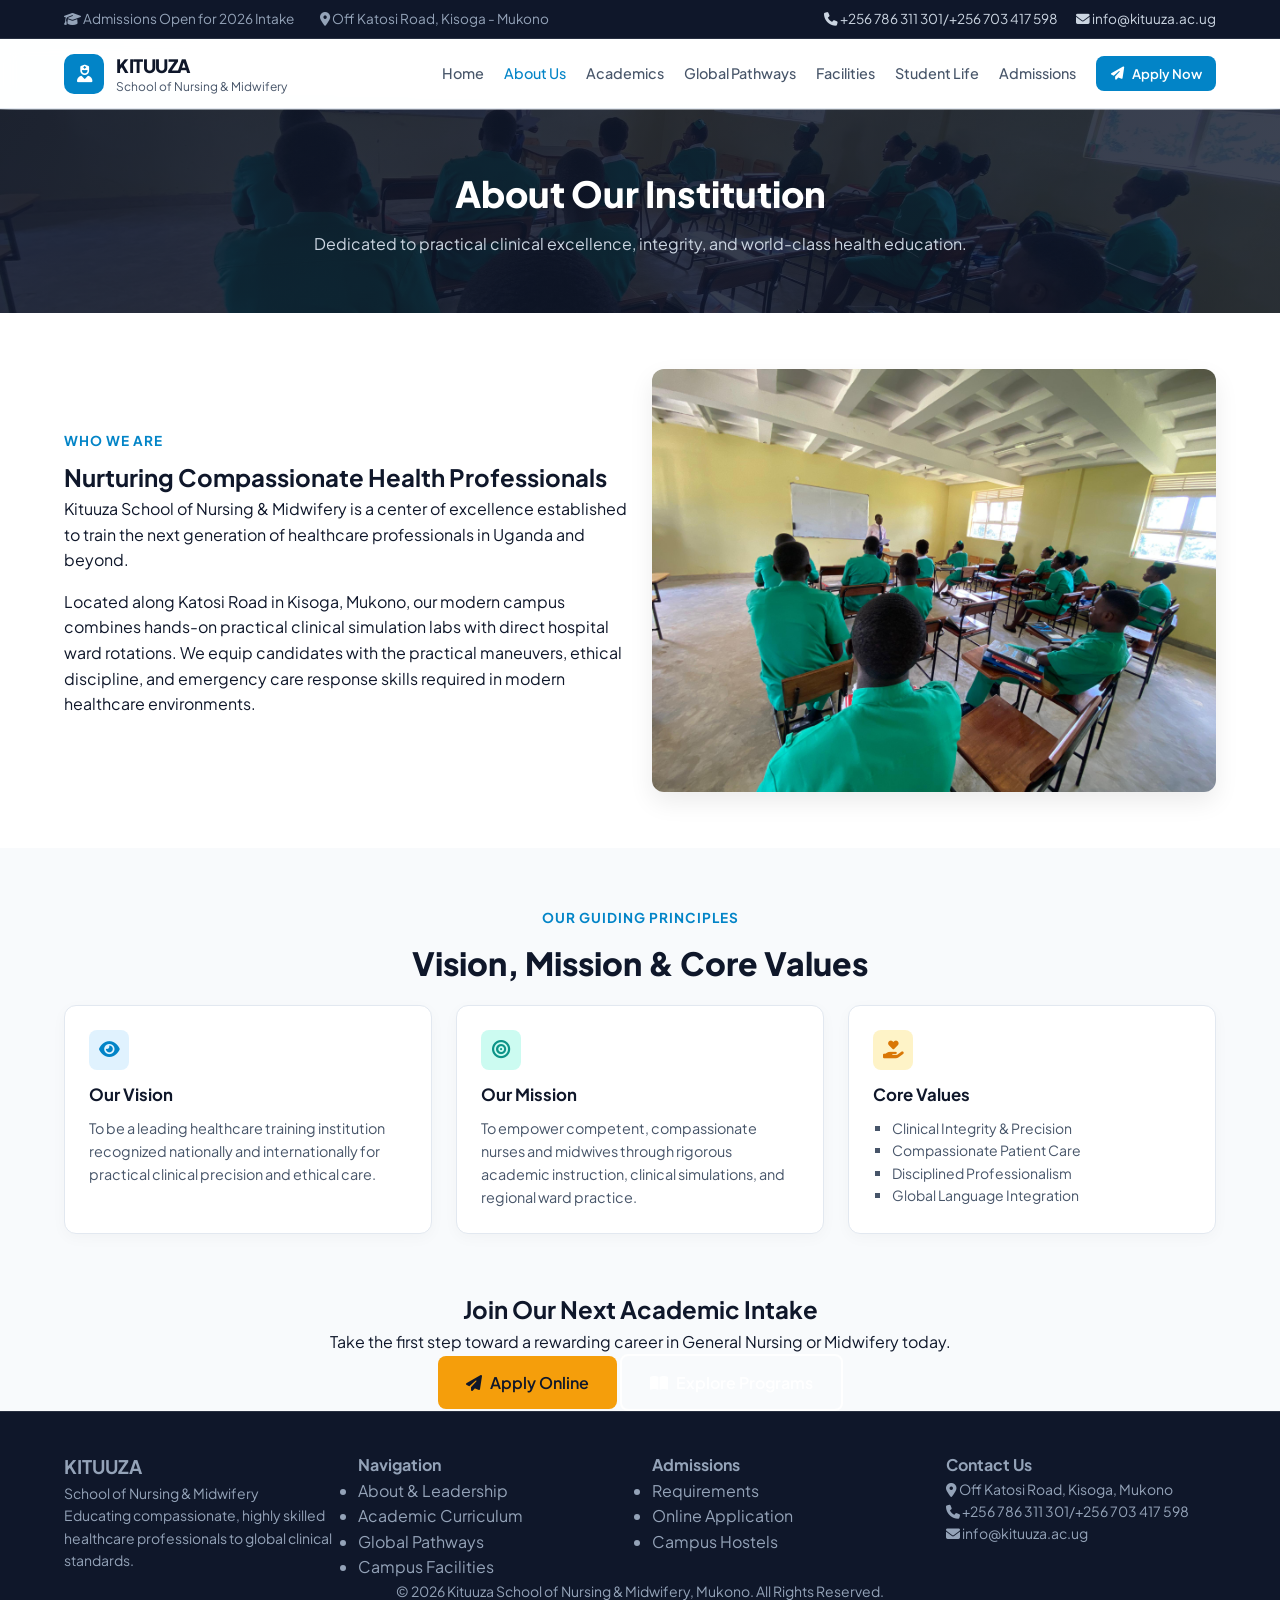
<file: about.html>
<!DOCTYPE html>
<html lang="en">
<head>
    <meta charset="UTF-8">
    <meta name="viewport" content="width=device-width, initial-scale=1.0">
    <title>About Us | Kituuza School of Nursing & Midwifery</title>
    
    <!-- Google Fonts & FontAwesome Icons -->
    <link href="https://fonts.googleapis.com/css2?family=Plus+Jakarta+Sans:wght@300;400;500;600;700;800&display=swap" rel="stylesheet">
    <link rel="stylesheet" href="https://cdnjs.cloudflare.com/ajax/libs/font-awesome/6.4.0/css/all.min.css">
    
    <!-- Stylesheet -->
    <link rel="stylesheet" href="css/style.css">

    <style>
        /* Mobile Navigation Layout Overrides */
        @media screen and (max-width: 768px) {
            header.navbar {
                position: relative !important;
                z-index: 99999 !important;
            }

            .menu-toggle {
                display: block !important;
                background: transparent !important;
                border: none !important;
                font-size: 1.6rem !important;
                color: #0284c7 !important;
                cursor: pointer !important;
                padding: 0.5rem !important;
            }

            .nav-menu {
                display: none;
                position: absolute !important;
                top: 100% !important;
                left: 0 !important;
                width: 100% !important;
                background: #ffffff !important;
                flex-direction: column !important;
                padding: 1rem 1.5rem !important;
                box-shadow: 0 10px 20px rgba(0,0,0,0.15) !important;
                z-index: 99999 !important;
                border-top: 1px solid #e2e8f0 !important;
            }

            .nav-menu.show-mobile-menu {
                display: flex !important;
            }

            .nav-menu .nav-link {
                display: block !important;
                padding: 0.75rem 0 !important;
                width: 100% !important;
                color: #1e293b !important;
                border-bottom: 1px solid #f1f5f9 !important;
                font-weight: 600 !important;
                text-decoration: none !important;
            }

            .nav-menu .btn {
                display: block !important;
                width: 100% !important;
                text-align: center !important;
                margin-top: 0.75rem !important;
            }
        }
    </style>
</head>
<body>

    <!-- Top Info Bar -->
    <div class="top-bar">
        <div class="container flex-between">
            <div class="top-info">
                <span><i class="fa-solid fa-graduation-cap text-accent"></i> Admissions Open for 2026 Intake</span>
                <span class="desktop-only" style="margin-left: 1.5rem;"><i class="fa-solid fa-location-dot"></i> Off Katosi Road, Kisoga - Mukono</span>
            </div>
            <div class="top-contact">
                <a href="tel:+256700000000"><i class="fa-solid fa-phone"></i> +256 786 311 301/+256 703 417 598</a>
                <a href="mailto:info@kituuza.ac.ug"><i class="fa-solid fa-envelope"></i> info@kituuza.ac.ug</a>
            </div>
        </div>
    </div>

    <!-- Navigation Header -->
    <header class="navbar" id="navbar">
        <div class="container flex-between">
            <a href="index.html" class="brand">
                <div class="brand-logo"><i class="fa-solid fa-user-nurse"></i></div>
                <div class="brand-text">
                    <span class="title">KITUUZA</span>
                    <span class="subtitle">School of Nursing & Midwifery</span>
                </div>
            </a>
            
            <nav class="nav-menu" id="nav-menu">
                <a href="index.html" class="nav-link">Home</a>
                <a href="about.html" class="nav-link active">About Us</a>
                <a href="academics.html" class="nav-link">Academics</a>
                <a href="global-standards.html" class="nav-link">Global Pathways</a>
                <a href="facilities.html" class="nav-link">Facilities</a>
                <a href="student-life.html" class="nav-link">Student Life</a>
                <a href="admissions.html" class="nav-link">Admissions</a>
                <a href="admissions.html#apply" class="btn btn-primary btn-sm"><i class="fa-solid fa-paper-plane"></i> Apply Now</a>
            </nav>

            <button class="menu-toggle" id="menu-toggle" aria-label="Toggle Navigation">
                <i class="fa-solid fa-bars" id="menu-icon"></i>
            </button>
        </div>
    </header>

    <!-- Page Header Banner -->
    <div class="page-banner">
        <div class="container">
            <h1>About Our Institution</h1>
            <p>Dedicated to practical clinical excellence, integrity, and world-class health education.</p>
        </div>
    </div>

    <!-- Overview Section -->
    <section class="section bg-white">
        <div class="container">
            <div class="grid grid-2 align-center gap-8">
                <div>
                    <span class="section-tag">WHO WE ARE</span>
                    <h2>Nurturing Compassionate Health Professionals</h2>
                    <p class="mb-4">Kituuza School of Nursing & Midwifery is a center of excellence established to train the next generation of healthcare professionals in Uganda and beyond.</p>
                    <p class="mb-4">Located along Katosi Road in Kisoga, Mukono, our modern campus combines hands-on practical clinical simulation labs with direct hospital ward rotations. We equip candidates with the practical maneuvers, ethical discipline, and emergency care response skills required in modern healthcare environments.</p>
                </div>
                <div>
                    <img src="images/inclass.jpg" alt="Kituuza Classroom Training" style="border-radius: var(--radius); box-shadow: var(--shadow-md);">
                </div>
            </div>
        </div>
    </section>

    <!-- Core Pillars / Values -->
    <section class="section bg-light">
        <div class="container">
            <div class="section-header text-center">
                <span class="section-tag">OUR GUIDING PRINCIPLES</span>
                <h2>Vision, Mission & Core Values</h2>
            </div>

            <div class="grid grid-3 gap-8 mt-6">
                <div class="card">
                    <div class="card-icon"><i class="fa-solid fa-eye"></i></div>
                    <h4>Our Vision</h4>
                    <p style="color: var(--slate); font-size: 0.9rem;">To be a leading healthcare training institution recognized nationally and internationally for practical clinical precision and ethical care.</p>
                </div>

                <div class="card">
                    <div class="card-icon" style="background: #ccfbf1; color: #0d9488;"><i class="fa-solid fa-bullseye"></i></div>
                    <h4>Our Mission</h4>
                    <p style="color: var(--slate); font-size: 0.9rem;">To empower competent, compassionate nurses and midwives through rigorous academic instruction, clinical simulations, and regional ward practice.</p>
                </div>

                <div class="card">
                    <div class="card-icon" style="background: #fef3c7; color: #d97706;"><i class="fa-solid fa-hand-holding-heart"></i></div>
                    <h4>Core Values</h4>
                    <ul style="margin-left: 1.2rem; font-size: 0.875rem;">
                        <li>Clinical Integrity & Precision</li>
                        <li>Compassionate Patient Care</li>
                        <li>Disciplined Professionalism</li>
                        <li>Global Language Integration</li>
                    </ul>
                </div>
            </div>
        </div>
    </section>

    <!-- Call to Action Banner -->
    <section class="cta-banner">
        <div class="container text-center">
            <h2>Join Our Next Academic Intake</h2>
            <p>Take the first step toward a rewarding career in General Nursing or Midwifery today.</p>
            <div class="cta-buttons">
                <a href="admissions.html#apply" class="btn btn-accent btn-lg"><i class="fa-solid fa-paper-plane"></i> Apply Online</a>
                <a href="academics.html" class="btn btn-outline-light btn-lg"><i class="fa-solid fa-book-open"></i> Explore Programs</a>
            </div>
        </div>
    </section>

    <!-- Footer -->
    <footer class="footer">
        <div class="container">
            <div class="grid grid-4 gap-8">
                <div>
                    <h3 class="footer-title">KITUUZA</h3>
                    <p class="footer-sub">School of Nursing & Midwifery</p>
                    <p class="footer-text">Educating compassionate, highly skilled healthcare professionals to global clinical standards.</p>
                </div>
                <div>
                    <h4>Navigation</h4>
                    <ul class="footer-links">
                        <li><a href="about.html">About & Leadership</a></li>
                        <li><a href="academics.html">Academic Curriculum</a></li>
                        <li><a href="global-standards.html">Global Pathways</a></li>
                        <li><a href="facilities.html">Campus Facilities</a></li>
                    </ul>
                </div>
                <div>
                    <h4>Admissions</h4>
                    <ul class="footer-links">
                        <li><a href="admissions.html">Requirements</a></li>
                        <li><a href="admissions.html#apply">Online Application</a></li>
                        <li><a href="student-life.html">Campus Hostels</a></li>
                    </ul>
                </div>
                <div>
                    <h4>Contact Us</h4>
                    <p class="footer-contact-info">
                        <i class="fa-solid fa-location-dot"></i> Off Katosi Road, Kisoga, Mukono<br>
                        <i class="fa-solid fa-phone"></i> +256 786 311 301/+256 703 417 598<br>
                        <i class="fa-solid fa-envelope"></i> info@kituuza.ac.ug
                    </p>
                </div>
            </div>
            <div class="footer-bottom text-center">
                <p>&copy; 2026 Kituuza School of Nursing & Midwifery, Mukono. All Rights Reserved.</p>
            </div>
        </div>
    </footer>

    <script>
        window.addEventListener('DOMContentLoaded', function() {
            var btn = document.getElementById('menu-toggle');
            var menu = document.getElementById('nav-menu');
            var icon = document.getElementById('menu-icon');

            if (btn && menu) {
                btn.addEventListener('click', function(e) {
                    e.preventDefault();
                    menu.classList.toggle('show-mobile-menu');

                    if (icon) {
                        if (menu.classList.contains('show-mobile-menu')) {
                            icon.className = 'fa-solid fa-xmark';
                        } else {
                            icon.className = 'fa-solid fa-bars';
                        }
                    }
                });
            }
        });
    </script>
</body>
</html>
</file>
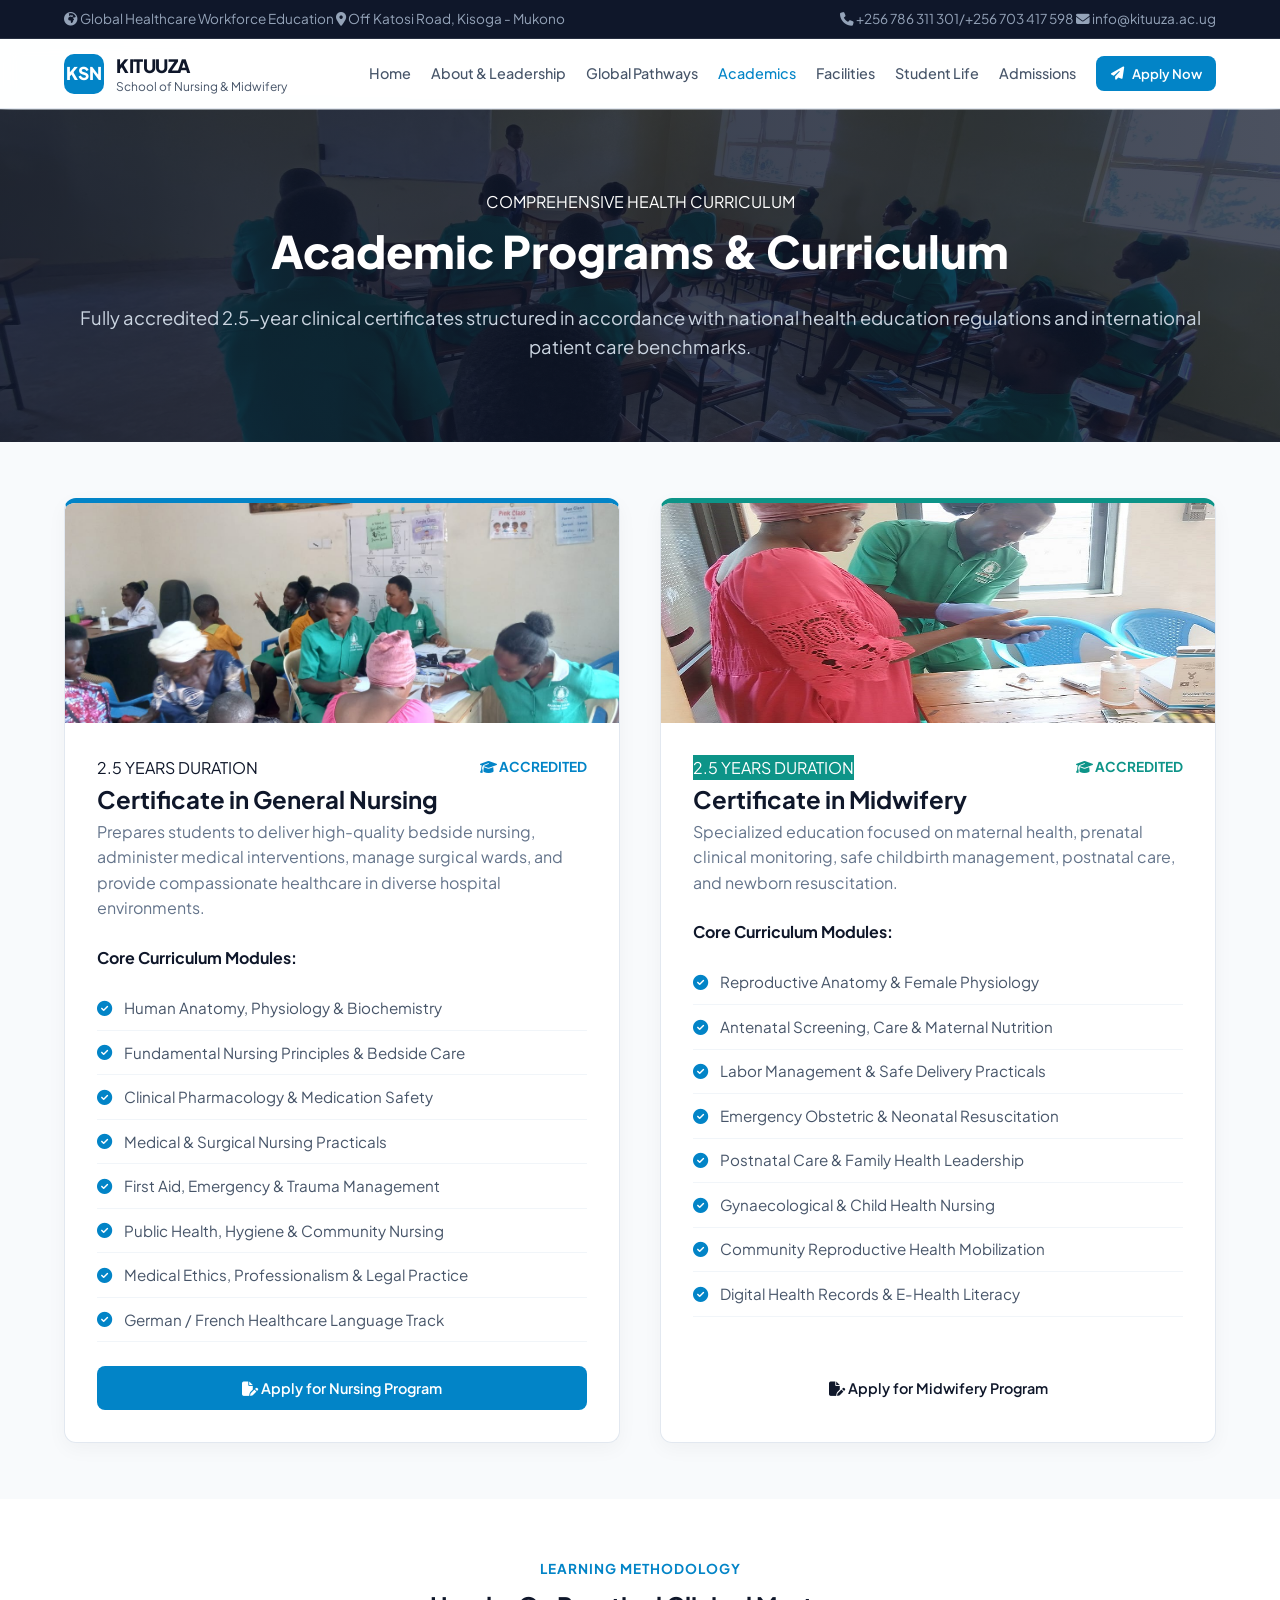
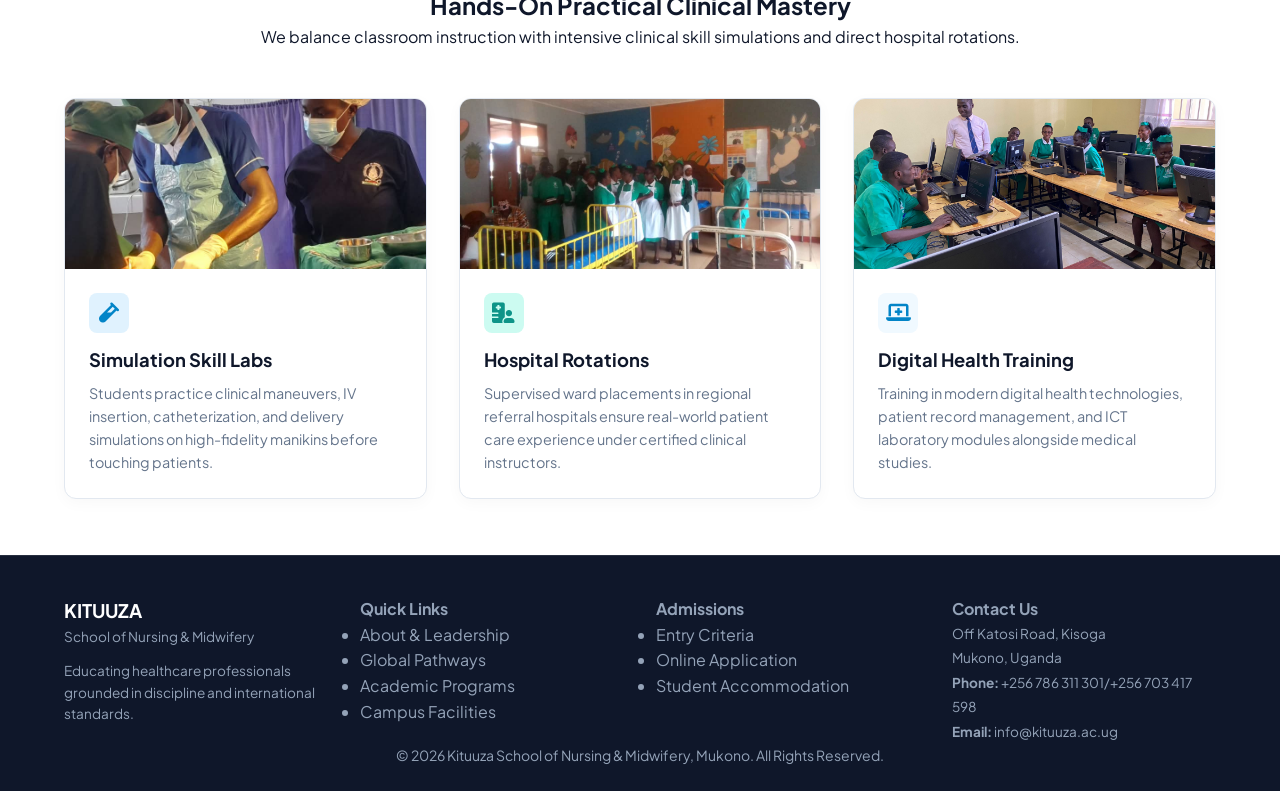
<file: academics.html>
<!DOCTYPE html>
<html lang="en">
<head>
    <meta charset="UTF-8">
    <meta name="viewport" content="width=device-width, initial-scale=1.0">
    <title>Academics & Programs | Kituuza School of Nursing & Midwifery</title>
    <link href="https://fonts.googleapis.com/css2?family=Plus+Jakarta+Sans:wght@300;400;500;600;700;800&display=swap" rel="stylesheet">
    <link rel="stylesheet" href="https://cdnjs.cloudflare.com/ajax/libs/font-awesome/6.4.0/css/all.min.css">
    <link rel="stylesheet" href="css/style.css">
    <style>
        .curriculum-card {
            background: #fff;
            border-radius: 12px;
            border: 1px solid #e2e8f0;
            overflow: hidden;
            box-shadow: 0 6px 20px rgba(0,0,0,0.04);
            display: flex;
            flex-direction: column;
        }

        .program-img-banner {
            width: 100%;
            height: 220px;
            object-fit: cover;
            display: block;
        }

        .program-card-body {
            padding: 2rem;
            flex: 1;
            display: flex;
            flex-direction: column;
            justify-content: space-between;
        }

        .curriculum-list {
            list-style: none;
            padding: 0;
            margin: 1rem 0 1.5rem;
        }

        .curriculum-list li {
            padding: 0.6rem 0;
            border-bottom: 1px solid #f1f5f9;
            display: flex;
            align-items: center;
            gap: 0.75rem;
            font-size: 0.95rem;
            color: #475569;
        }

        .curriculum-list li i {
            color: var(--primary, #0284c7);
        }

        /* Feature Cards for Practical Training */
        .feature-card {
            background: #fff;
            border-radius: 12px;
            border: 1px solid #e2e8f0;
            overflow: hidden;
            box-shadow: 0 4px 15px rgba(0,0,0,0.03);
            transition: transform 0.2s ease, box-shadow 0.2s ease;
        }

        .feature-card:hover {
            transform: translateY(-4px);
            box-shadow: 0 10px 25px rgba(0,0,0,0.08);
        }

        .feature-thumb {
            width: 100%;
            height: 170px;
            object-fit: cover;
            display: block;
        }

        .feature-content {
            padding: 1.5rem;
        }

        .feature-icon-badge {
            width: 40px;
            height: 40px;
            background: #e0f2fe;
            color: #0284c7;
            border-radius: 8px;
            display: flex;
            align-items: center;
            justify-content: center;
            font-size: 1.25rem;
            margin-bottom: 0.75rem;
        }

        /* Mobile Navigation Layout Overrides */
        @media screen and (max-width: 768px) {
            header.navbar {
                position: relative !important;
                z-index: 99999 !important;
            }

            .menu-toggle {
                display: block !important;
                background: transparent !important;
                border: none !important;
                font-size: 1.6rem !important;
                color: #0284c7 !important;
                cursor: pointer !important;
                padding: 0.5rem !important;
            }

            .nav-menu {
                display: none;
                position: absolute !important;
                top: 100% !important;
                left: 0 !important;
                width: 100% !important;
                background: #ffffff !important;
                flex-direction: column !important;
                padding: 1rem 1.5rem !important;
                box-shadow: 0 10px 20px rgba(0,0,0,0.15) !important;
                z-index: 99999 !important;
                border-top: 1px solid #e2e8f0 !important;
            }

            .nav-menu.show-mobile-menu {
                display: flex !important;
            }

            .nav-menu .nav-link {
                display: block !important;
                padding: 0.75rem 0 !important;
                width: 100% !important;
                color: #1e293b !important;
                border-bottom: 1px solid #f1f5f9 !important;
                font-weight: 600 !important;
                text-decoration: none !important;
            }

            .nav-menu .btn {
                display: block !important;
                width: 100% !important;
                text-align: center !important;
                margin-top: 0.75rem !important;
            }
        }
    </style>
</head>
<body>

    <!-- Top Info Bar -->
    <div class="top-bar">
        <div class="container flex-between">
            <div>
                <span><i class="fa-solid fa-earth-africa text-accent"></i> Global Healthcare Workforce Education</span>
                <span><i class="fa-solid fa-location-dot"></i> Off Katosi Road, Kisoga - Mukono</span>
            </div>
            <div>
                <span><i class="fa-solid fa-phone"></i> +256 786 311 301/+256 703 417 598</span>
                <span><i class="fa-solid fa-envelope"></i> info@kituuza.ac.ug</span>
            </div>
        </div>
    </div>

    <!-- Main Navigation Header -->
    <header class="navbar" id="navbar">
        <div class="container flex-between">
            <a href="index.html" class="brand">
                <div class="brand-logo">KSN</div>
                <div class="brand-text">
                    <span class="title">KITUUZA</span>
                    <span class="subtitle">School of Nursing & Midwifery</span>
                </div>
            </a>
            <nav class="nav-menu" id="nav-menu">
                <a href="index.html" class="nav-link">Home</a>
                <a href="about.html" class="nav-link">About & Leadership</a>
                <a href="global-standards.html" class="nav-link">Global Pathways</a>
                <a href="academics.html" class="nav-link active">Academics</a>
                <a href="facilities.html" class="nav-link">Facilities</a>
                <a href="student-life.html" class="nav-link">Student Life</a>
                <a href="admissions.html" class="nav-link">Admissions</a>
                <a href="admissions.html#apply" class="btn btn-primary btn-sm"><i class="fa-solid fa-paper-plane"></i> Apply Now</a>
            </nav>
            <button class="menu-toggle" id="menu-toggle" aria-label="Toggle Navigation">
                <i class="fa-solid fa-bars" id="menu-icon"></i>
            </button>
        </div>
    </header>

    <!-- Page Banner / Hero Section -->
    <section class="page-banner" style="padding: 5rem 0; background: linear-gradient(to right, rgba(15,23,42,0.88), rgba(15,23,42,0.75)), url('images/inclass.jpg') center/cover;">
        <div class="container text-center max-w-3xl" style="margin: 0 auto;">
            <span class="badge mb-4">COMPREHENSIVE HEALTH CURRICULUM</span>
            <h1 style="font-size: 2.8rem; color: #fff;">Academic Programs & Curriculum</h1>
            <p style="font-size: 1.15rem; color: #cbd5e1; margin-top: 1rem;">Fully accredited 2.5-year clinical certificates structured in accordance with national health education regulations and international patient care benchmarks.</p>
        </div>
    </section>

    <!-- Programs Detail Section -->
    <section class="section bg-slate" style="background: #f8fafc;">
        <div class="container">
            <div class="grid grid-2" style="gap: 2.5rem;">
                
                <!-- Certificate in Nursing -->
                <div class="curriculum-card" id="nursing" style="border-top: 5px solid var(--primary, #0284c7);">
                    <img src="images/nursing.jpeg" alt="Nursing Clinical Skills Practice" class="program-img-banner">
                    <div class="program-card-body">
                        <div>
                            <div class="flex-between mb-3">
                                <span class="badge">2.5 YEARS DURATION</span>
                                <span style="font-size: 0.85rem; font-weight: 700; color: var(--primary, #0284c7);"><i class="fa-solid fa-graduation-cap"></i> ACCREDITED</span>
                            </div>
                            <h2>Certificate in General Nursing</h2>
                            <p class="mt-3" style="color: #64748b;">Prepares students to deliver high-quality bedside nursing, administer medical interventions, manage surgical wards, and provide compassionate healthcare in diverse hospital environments.</p>
                            
                            <h4 style="margin-top: 1.5rem; color: #0f172a; font-size: 1rem;">Core Curriculum Modules:</h4>
                            <ul class="curriculum-list">
                                <li><i class="fa-solid fa-circle-check"></i> Human Anatomy, Physiology & Biochemistry</li>
                                <li><i class="fa-solid fa-circle-check"></i> Fundamental Nursing Principles & Bedside Care</li>
                                <li><i class="fa-solid fa-circle-check"></i> Clinical Pharmacology & Medication Safety</li>
                                <li><i class="fa-solid fa-circle-check"></i> Medical & Surgical Nursing Practicals</li>
                                <li><i class="fa-solid fa-circle-check"></i> First Aid, Emergency & Trauma Management</li>
                                <li><i class="fa-solid fa-circle-check"></i> Public Health, Hygiene & Community Nursing</li>
                                <li><i class="fa-solid fa-circle-check"></i> Medical Ethics, Professionalism & Legal Practice</li>
                                <li><i class="fa-solid fa-circle-check"></i> German / French Healthcare Language Track</li>
                            </ul>
                        </div>

                        <div>
                            <a href="admissions.html#apply" class="btn btn-primary w-full text-center" style="display: block;"><i class="fa-solid fa-file-pen"></i> Apply for Nursing Program</a>
                        </div>
                    </div>
                </div>

                <!-- Certificate in Midwifery -->
                <div class="curriculum-card" id="midwifery" style="border-top: 5px solid var(--secondary, #0d9488);">
                    <img src="images/midwifery.jpeg" alt="Midwifery and Maternal Care" class="program-img-banner">
                    <div class="program-card-body">
                        <div>
                            <div class="flex-between mb-3">
                                <span class="badge" style="background: var(--secondary, #0d9488); color: #fff;">2.5 YEARS DURATION</span>
                                <span style="font-size: 0.85rem; font-weight: 700; color: var(--secondary, #0d9488);"><i class="fa-solid fa-graduation-cap"></i> ACCREDITED</span>
                            </div>
                            <h2>Certificate in Midwifery</h2>
                            <p class="mt-3" style="color: #64748b;">Specialized education focused on maternal health, prenatal clinical monitoring, safe childbirth management, postnatal care, and newborn resuscitation.</p>

                            <h4 style="margin-top: 1.5rem; color: #0f172a; font-size: 1rem;">Core Curriculum Modules:</h4>
                            <ul class="curriculum-list">
                                <li><i class="fa-solid fa-circle-check"></i> Reproductive Anatomy & Female Physiology</li>
                                <li><i class="fa-solid fa-circle-check"></i> Antenatal Screening, Care & Maternal Nutrition</li>
                                <li><i class="fa-solid fa-circle-check"></i> Labor Management & Safe Delivery Practicals</li>
                                <li><i class="fa-solid fa-circle-check"></i> Emergency Obstetric & Neonatal Resuscitation</li>
                                <li><i class="fa-solid fa-circle-check"></i> Postnatal Care & Family Health Leadership</li>
                                <li><i class="fa-solid fa-circle-check"></i> Gynaecological & Child Health Nursing</li>
                                <li><i class="fa-solid fa-circle-check"></i> Community Reproductive Health Mobilization</li>
                                <li><i class="fa-solid fa-circle-check"></i> Digital Health Records & E-Health Literacy</li>
                            </ul>
                        </div>

                        <div>
                            <a href="admissions.html#apply" class="btn btn-secondary w-full text-center" style="display: block;"><i class="fa-solid fa-file-pen"></i> Apply for Midwifery Program</a>
                        </div>
                    </div>
                </div>

            </div>
        </div>
    </section>

    <!-- Practical Training Approach Section -->
    <section class="section bg-white">
        <div class="container">
            <div class="text-center max-w-3xl" style="margin: 0 auto 3rem;">
                <span class="section-tag">Learning Methodology</span>
                <h2>Hands-On Practical Clinical Mastery</h2>
                <p class="section-subtitle">We balance classroom instruction with intensive clinical skill simulations and direct hospital rotations.</p>
            </div>

            <div class="grid grid-3" style="gap: 2rem;">
                
                <!-- Feature 1 -->
                <div class="feature-card">
                    <img src="images/simulations.jpeg" alt="Simulation Skill Labs" class="feature-thumb">
                    <div class="feature-content">
                        <div class="feature-icon-badge"><i class="fa-solid fa-vial"></i></div>
                        <h3 style="font-size: 1.15rem; margin-bottom: 0.5rem;">Simulation Skill Labs</h3>
                        <p style="font-size: 0.9rem; color: #64748b; line-height: 1.6;">Students practice clinical maneuvers, IV insertion, catheterization, and delivery simulations on high-fidelity manikins before touching patients.</p>
                    </div>
                </div>

                <!-- Feature 2 -->
                <div class="feature-card">
                    <img src="images/rotations.jpeg" alt="Hospital Rotations & Field Training" class="feature-thumb">
                    <div class="feature-content">
                        <div class="feature-icon-badge" style="background: #ccfbf1; color: #0d9488;"><i class="fa-solid fa-hospital-user"></i></div>
                        <h3 style="font-size: 1.15rem; margin-bottom: 0.5rem;">Hospital Rotations</h3>
                        <p style="font-size: 0.9rem; color: #64748b; line-height: 1.6;">Supervised ward placements in regional referral hospitals ensure real-world patient care experience under certified clinical instructors.</p>
                    </div>
                </div>

                <!-- Feature 3 -->
                <div class="feature-card">
                    <img src="images/complab.jpg" alt="Academic Study & Digital Literacy" class="feature-thumb">
                    <div class="feature-content">
                        <div class="feature-icon-badge" style="background: #f0f9ff; color: #0284c7;"><i class="fa-solid fa-laptop-medical"></i></div>
                        <h3 style="font-size: 1.15rem; margin-bottom: 0.5rem;">Digital Health Training</h3>
                        <p style="font-size: 0.9rem; color: #64748b; line-height: 1.6;">Training in modern digital health technologies, patient record management, and ICT laboratory modules alongside medical studies.</p>
                    </div>
                </div>

            </div>
        </div>
    </section>

    <!-- Footer -->
    <footer class="footer">
        <div class="container">
            <div class="grid grid-4" style="gap: 2rem;">
                <div>
                    <h3 style="color: #fff;">KITUUZA</h3>
                    <p style="font-size: 0.85rem; color: #94a3b8;">School of Nursing & Midwifery</p>
                    <p style="font-size: 0.85rem; margin-top: 0.75rem; color: #94a3b8;">Educating healthcare professionals grounded in discipline and international standards.</p>
                </div>
                <div>
                    <h4>Quick Links</h4>
                    <ul class="footer-links">
                        <li><a href="about.html">About & Leadership</a></li>
                        <li><a href="global-standards.html">Global Pathways</a></li>
                        <li><a href="academics.html">Academic Programs</a></li>
                        <li><a href="facilities.html">Campus Facilities</a></li>
                    </ul>
                </div>
                <div>
                    <h4>Admissions</h4>
                    <ul class="footer-links">
                        <li><a href="admissions.html">Entry Criteria</a></li>
                        <li><a href="admissions.html#apply">Online Application</a></li>
                        <li><a href="student-life.html">Student Accommodation</a></li>
                    </ul>
                </div>
                <div>
                    <h4>Contact Us</h4>
                    <p style="font-size: 0.85rem; line-height: 1.8; color: #94a3b8;">
                        Off Katosi Road, Kisoga<br>
                        Mukono, Uganda<br>
                        <strong>Phone:</strong> +256 786 311 301/+256 703 417 598<br>
                        <strong>Email:</strong> info@kituuza.ac.ug
                    </p>
                </div>
            </div>
            <div class="text-center copyright">
                <p>&copy; 2026 Kituuza School of Nursing & Midwifery, Mukono. All Rights Reserved.</p>
            </div>
        </div>
    </footer>

    <script src="js/main.js"></script>
    <script>
        window.addEventListener('DOMContentLoaded', function() {
            var btn = document.getElementById('menu-toggle');
            var menu = document.getElementById('nav-menu');
            var icon = document.getElementById('menu-icon');

            if (btn && menu) {
                btn.addEventListener('click', function(e) {
                    e.preventDefault();
                    menu.classList.toggle('show-mobile-menu');

                    if (icon) {
                        if (menu.classList.contains('show-mobile-menu')) {
                            icon.className = 'fa-solid fa-xmark';
                        } else {
                            icon.className = 'fa-solid fa-bars';
                        }
                    }
                });
            }
        });
    </script>
</body>
</html>
</file>
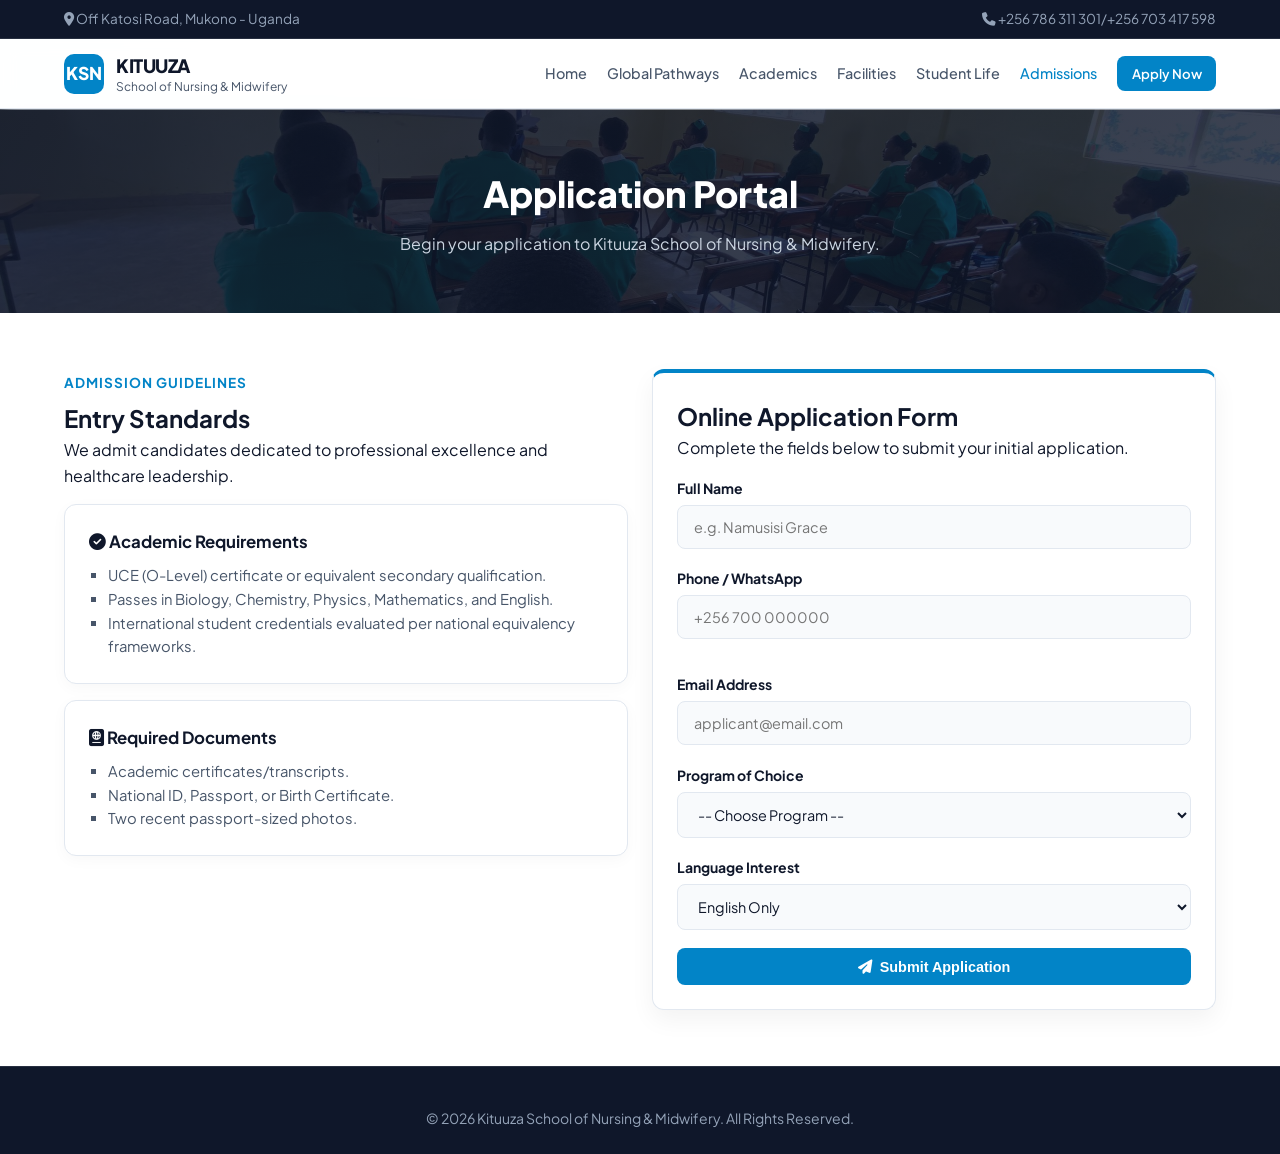
<file: admissions.html>
<!DOCTYPE html>
<html lang="en">
<head>
    <meta charset="UTF-8">
    <meta name="viewport" content="width=device-width, initial-scale=1.0">
    <title>Global Admissions & Application Portal | Kituuza</title>
    <link href="https://fonts.googleapis.com/css2?family=Plus+Jakarta+Sans:wght@300;400;500;600;700;800&display=swap" rel="stylesheet">
    <link rel="stylesheet" href="https://cdnjs.cloudflare.com/ajax/libs/font-awesome/6.4.0/css/all.min.css">
    <link rel="stylesheet" href="css/style.css">
</head>
<body>

    <div class="top-bar">
        <div class="container flex-between">
            <div><i class="fa-solid fa-location-dot"></i> Off Katosi Road, Mukono - Uganda</div>
            <div><i class="fa-solid fa-phone"></i>  +256 786 311 301/+256 703 417 598</div>
        </div>
    </div>

    <header class="navbar">
        <div class="container flex-between">
            <a href="index.html" class="brand">
                <div class="brand-logo">KSN</div>
                <div class="brand-text">
                    <span class="title">KITUUZA</span>
                    <span class="subtitle">School of Nursing & Midwifery</span>
                </div>
            </a>
            <nav class="nav-menu">
                <a href="index.html" class="nav-link">Home</a>
                <a href="global-standards.html" class="nav-link">Global Pathways</a>
                <a href="academics.html" class="nav-link">Academics</a>
                <a href="facilities.html" class="nav-link">Facilities</a>
                <a href="student-life.html" class="nav-link">Student Life</a>
                <a href="admissions.html" class="nav-link active">Admissions</a>
                <a href="admissions.html#apply" class="btn btn-primary btn-sm">Apply Now</a>
            </nav>
        </div>
    </header>

    <div class="page-banner">
        <div class="container">
            <h1>Application Portal</h1>
            <p>Begin your application to Kituuza School of Nursing & Midwifery.</p>
        </div>
    </div>

    <section class="section bg-white">
        <div class="container">
            <div class="grid grid-2">
                <div>
                    <span class="section-tag">Admission Guidelines</span>
                    <h2>Entry Standards</h2>
                    <p class="mb-4">We admit candidates dedicated to professional excellence and healthcare leadership.</p>
                    
                    <div class="card mb-4">
                        <h4><i class="fa-solid fa-circle-check text-primary"></i> Academic Requirements</h4>
                        <ul style="margin-left: 1.2rem; margin-top: 0.5rem;">
                            <li>UCE (O-Level) certificate or equivalent secondary qualification.</li>
                            <li>Passes in Biology, Chemistry, Physics, Mathematics, and English.</li>
                            <li>International student credentials evaluated per national equivalency frameworks.</li>
                        </ul>
                    </div>

                    <div class="card">
                        <h4><i class="fa-solid fa-passport text-primary"></i> Required Documents</h4>
                        <ul style="margin-left: 1.2rem; margin-top: 0.5rem;">
                            <li>Academic certificates/transcripts.</li>
                            <li>National ID, Passport, or Birth Certificate.</li>
                            <li>Two recent passport-sized photos.</li>
                        </ul>
                    </div>
                </div>

                <div id="apply" class="card" style="box-shadow: 0 10px 25px rgba(0,0,0,0.05); border-top: 4px solid var(--primary);">
                    <h2>Online Application Form</h2>
                    <p class="mb-4">Complete the fields below to submit your initial application.</p>
                    
                    <form action="https://formspree.io/f/moevkqpq" method="POST" id="fullApplicationForm">
                        <div class="form-group">
                            <label>Full Name</label>
                            <input type="text" name="Full Name" placeholder="e.g. Namusisi Grace" required>
                        </div>
                        <div class="grid grid-2" style="gap: 1rem;">
                            <div class="form-group">
                                <label>Phone / WhatsApp</label>
                                <input type="tel" name="Phone" placeholder="+256 700 000000" required>
                            </div>
                            <div class="form-group">
                                <label>Email Address</label>
                                <input type="email" name="Email" placeholder="applicant@email.com">
                            </div>
                        </div>
                        <div class="form-group">
                            <label>Program of Choice</label>
                            <select name="Program of Choice" required>
                                <option value="">-- Choose Program --</option>
                                <option value="Certificate in Nursing">Certificate in Nursing (2.5 Years)</option>
                                <option value="Certificate in Midwifery">Certificate in Midwifery (2.5 Years)</option>
                            </select>
                        </div>
                        <div class="form-group">
                            <label>Language Interest</label>
                            <select name="Language Track">
                                <option value="English Only">English Only</option>
                                <option value="English + German">English + German Language Track</option>
                                <option value="English + French">English + French Language Track</option>
                            </select>
                        </div>
                        <button type="submit" class="btn btn-primary w-full"><i class="fa-solid fa-paper-plane"></i> Submit Application</button>
                    </form>
                </div>
            </div>
        </div>
    </section>

    <footer class="footer text-center">
        <p>&copy; 2026 Kituuza School of Nursing & Midwifery. All Rights Reserved.</p>
    </footer>

    <script src="js/main.js"></script>
</body>
</html>
</file>
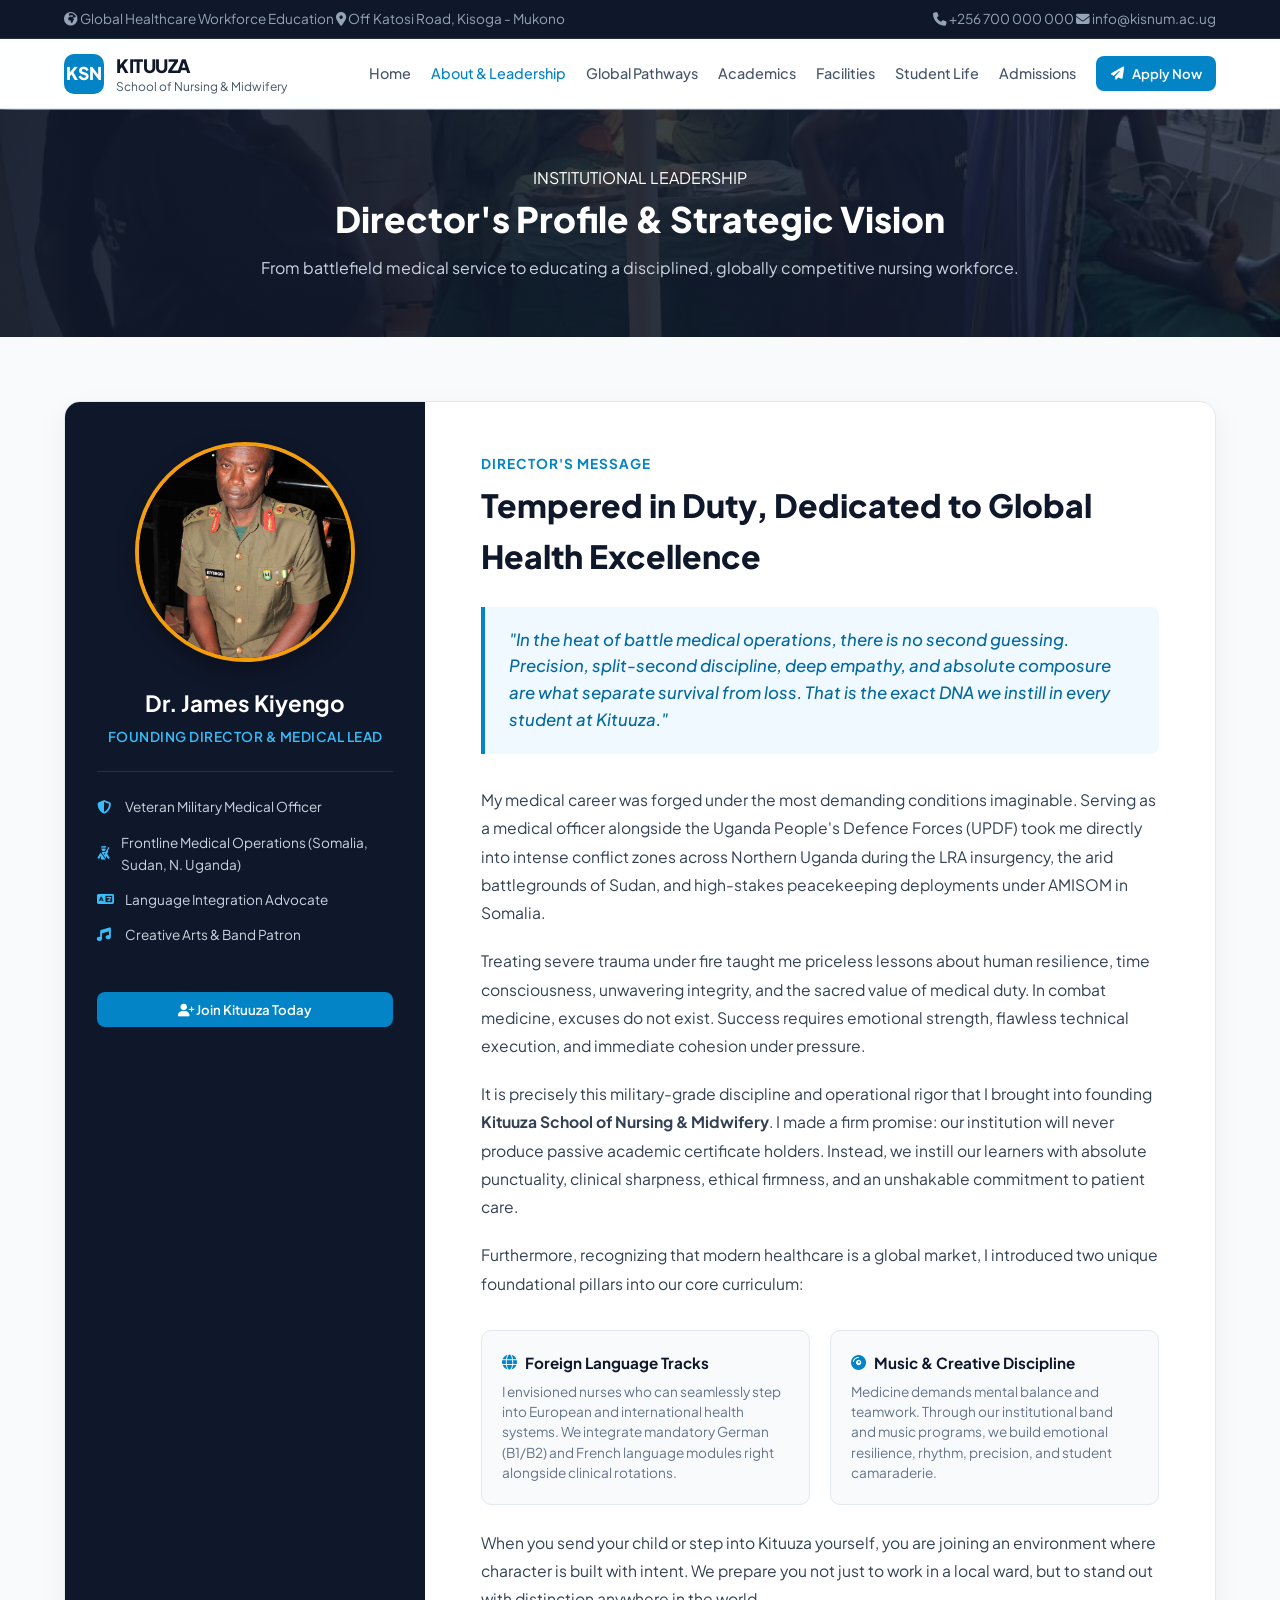
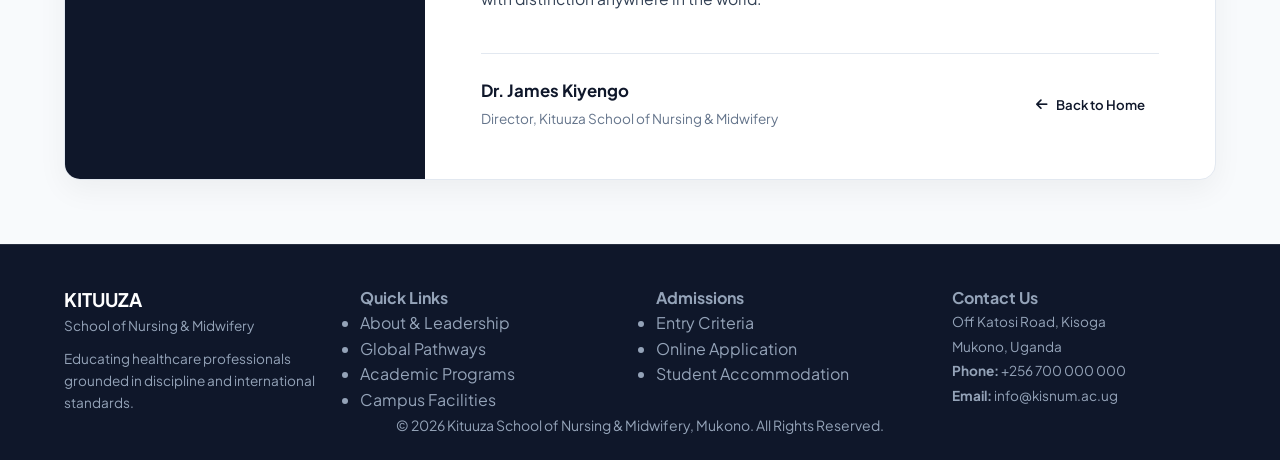
<file: director-message.html>
<!DOCTYPE html>
<html lang="en">
<head>
    <meta charset="UTF-8">
    <meta name="viewport" content="width=device-width, initial-scale=1.0">
    <title>Director's Profile & Message | Kituuza School of Nursing & Midwifery</title>
    <link href="https://fonts.googleapis.com/css2?family=Plus+Jakarta+Sans:wght@300;400;500;600;700;800&display=swap" rel="stylesheet">
    <link rel="stylesheet" href="https://cdnjs.cloudflare.com/ajax/libs/font-awesome/6.4.0/css/all.min.css">
    <link rel="stylesheet" href="css/style.css">
    <style>
        .profile-container {
            padding: 4rem 0;
            background-color: #f8fafc;
        }

        .profile-card {
            background: #ffffff;
            border-radius: 16px;
            border: 1px solid #e2e8f0;
            box-shadow: 0 10px 30px rgba(0, 0, 0, 0.05);
            overflow: hidden;
        }

        .profile-grid {
            display: grid;
            grid-template-columns: 360px 1fr;
            gap: 0;
        }

        /* Director Photo Column */
        .profile-sidebar {
            background: #0f172a;
            color: #ffffff;
            padding: 2.5rem 2rem;
            display: flex;
            flex-direction: column;
            align-items: center;
            text-align: center;
        }

        .profile-img-wrap {
            width: 220px;
            height: 220px;
            border-radius: 50%;
            overflow: hidden;
            border: 4px solid var(--accent, #38bdf8);
            box-shadow: 0 8px 20px rgba(0, 0, 0, 0.3);
            margin-bottom: 1.5rem;
        }

        .profile-img-wrap img {
            width: 100%;
            height: 100%;
            object-fit: cover;
        }

        .profile-sidebar h2 {
            font-size: 1.4rem;
            color: #ffffff;
            font-weight: 700;
            margin-bottom: 0.25rem;
        }

        .profile-sidebar .role-title {
            font-size: 0.85rem;
            color: #38bdf8;
            font-weight: 600;
            text-transform: uppercase;
            letter-spacing: 0.5px;
            margin-bottom: 1.5rem;
        }

        .sidebar-meta-list {
            list-style: none;
            padding: 0;
            margin: 0;
            width: 100%;
            text-align: left;
            border-top: 1px solid rgba(255, 255, 255, 0.1);
            padding-top: 1.5rem;
        }

        .sidebar-meta-list li {
            font-size: 0.85rem;
            color: #cbd5e1;
            margin-bottom: 0.85rem;
            display: flex;
            align-items: center;
            gap: 10px;
        }

        .sidebar-meta-list i {
            color: #38bdf8;
            width: 18px;
        }

        /* Message Content Column */
        .profile-body {
            padding: 3rem 3.5rem;
        }

        .profile-body h1 {
            font-size: 2rem;
            font-weight: 800;
            color: #0f172a;
            margin-bottom: 0.5rem;
        }

        .quote-callout {
            background: #f0f9ff;
            border-left: 4px solid #0284c7;
            padding: 1.25rem 1.5rem;
            border-radius: 0 8px 8px 0;
            margin: 1.5rem 0 2rem;
            font-style: italic;
            color: #0369a1;
            font-size: 1.05rem;
            font-weight: 500;
        }

        .message-text p {
            color: #334155;
            font-size: 0.98rem;
            line-height: 1.8;
            margin-bottom: 1.25rem;
        }

        .pillars-grid {
            display: grid;
            grid-template-columns: repeat(auto-fit, minmax(220px, 1fr));
            gap: 1.25rem;
            margin-top: 2rem;
        }

        .pillar-box {
            background: #f8fafc;
            border: 1px solid #e2e8f0;
            border-radius: 10px;
            padding: 1.25rem;
        }

        .pillar-box h4 {
            font-size: 0.95rem;
            color: #0f172a;
            font-weight: 700;
            margin-bottom: 0.4rem;
            display: flex;
            align-items: center;
            gap: 8px;
        }

        .pillar-box h4 i {
            color: #0284c7;
        }

        .pillar-box p {
            font-size: 0.85rem;
            color: #64748b;
            margin: 0;
            line-height: 1.5;
        }

        @media (max-width: 900px) {
            .profile-grid {
                grid-template-columns: 1fr;
            }
            .profile-body {
                padding: 2rem;
            }
        }
    </style>
</head>
<body>

    <!-- Top Info Bar -->
    <div class="top-bar">
        <div class="container flex-between">
            <div>
                <span><i class="fa-solid fa-earth-africa text-accent"></i> Global Healthcare Workforce Education</span>
                <span><i class="fa-solid fa-location-dot"></i> Off Katosi Road, Kisoga - Mukono</span>
            </div>
            <div>
                <span><i class="fa-solid fa-phone"></i> +256 700 000 000</span>
                <span><i class="fa-solid fa-envelope"></i> info@kisnum.ac.ug</span>
            </div>
        </div>
    </div>

    <!-- Main Navigation Header -->
    <header class="navbar">
        <div class="container flex-between">
            <a href="index.html" class="brand">
                <div class="brand-logo">KSN</div>
                <div class="brand-text">
                    <span class="title">KITUUZA</span>
                    <span class="subtitle">School of Nursing & Midwifery</span>
                </div>
            </a>
            <nav class="nav-menu">
                <a href="index.html" class="nav-link">Home</a>
                <a href="about.html" class="nav-link active">About & Leadership</a>
                <a href="global-standards.html" class="nav-link">Global Pathways</a>
                <a href="academics.html" class="nav-link">Academics</a>
                <a href="facilities.html" class="nav-link">Facilities</a>
                <a href="student-life.html" class="nav-link">Student Life</a>
                <a href="admissions.html" class="nav-link">Admissions</a>
                <a href="admissions.html#apply" class="btn btn-primary btn-sm"><i class="fa-solid fa-paper-plane"></i> Apply Now</a>
            </nav>
            <button class="menu-toggle" aria-label="Toggle Navigation"><i class="fa-solid fa-bars"></i></button>
        </div>
    </header>

    <!-- Page Title Banner -->
    <section class="page-banner" style="padding: 3.5rem 0; background: linear-gradient(to right, rgba(15,23,42,0.9), rgba(15,23,42,0.75)), url('images/hero-bg.jpg') center/cover;">
        <div class="container">
            <span class="badge mb-2">INSTITUTIONAL LEADERSHIP</span>
            <h1 style="color: #fff; font-size: 2.2rem;">Director's Profile & Strategic Vision</h1>
            <p style="color: #cbd5e1; margin-top: 0.5rem; font-size: 1rem;">From battlefield medical service to educating a disciplined, globally competitive nursing workforce.</p>
        </div>
    </section>

    <!-- Director Profile & Message Section -->
    <section class="profile-container">
        <div class="container">
            <div class="profile-card">
                <div class="profile-grid">
                    
                    <!-- Left Sidebar: Photo & Key Details -->
                    <div class="profile-sidebar">
                        <div class="profile-img-wrap">
                            <img src="images/director.jpg" alt="Dr. Executive Director">
                        </div>
                        <h2>Dr. James Kiyengo</h2>
                        <span class="role-title">Founding Director & Medical Lead</span>

                        <ul class="sidebar-meta-list">
                            <li><i class="fa-solid fa-shield-halved"></i> Veteran Military Medical Officer</li>
                            <li><i class="fa-solid fa-person-military-rifle"></i> Frontline Medical Operations (Somalia, Sudan, N. Uganda)</li>
                            <li><i class="fa-solid fa-language"></i> Language Integration Advocate</li>
                            <li><i class="fa-solid fa-music"></i> Creative Arts & Band Patron</li>
                        </ul>

                        <div style="margin-top: 2rem; width: 100%;">
                            <a href="admissions.html#apply" class="btn btn-primary btn-sm w-100" style="display: block; text-align: center;"><i class="fa-solid fa-user-plus"></i> Join Kituuza Today</a>
                        </div>
                    </div>

                    <!-- Right Body: Full Message Narrative -->
                    <div class="profile-body">
                        <span class="section-tag">Director's Message</span>
                        <h1>Tempered in Duty, Dedicated to Global Health Excellence</h1>

                        <div class="quote-callout">
                            "In the heat of battle medical operations, there is no second guessing. Precision, split-second discipline, deep empathy, and absolute composure are what separate survival from loss. That is the exact DNA we instill in every student at Kituuza."
                        </div>

                        <div class="message-text">
                            <p>My medical career was forged under the most demanding conditions imaginable. Serving as a medical officer alongside the Uganda People's Defence Forces (UPDF) took me directly into intense conflict zones across Northern Uganda during the LRA insurgency, the arid battlegrounds of Sudan, and high-stakes peacekeeping deployments under AMISOM in Somalia.</p>

                            <p>Treating severe trauma under fire taught me priceless lessons about human resilience, time consciousness, unwavering integrity, and the sacred value of medical duty. In combat medicine, excuses do not exist. Success requires emotional strength, flawless technical execution, and immediate cohesion under pressure.</p>

                            <p>It is precisely this military-grade discipline and operational rigor that I brought into founding <strong>Kituuza School of Nursing & Midwifery</strong>. I made a firm promise: our institution will never produce passive academic certificate holders. Instead, we instill our learners with absolute punctuality, clinical sharpness, ethical firmness, and an unshakable commitment to patient care.</p>

                            <p>Furthermore, recognizing that modern healthcare is a global market, I introduced two unique foundational pillars into our core curriculum:</p>

                            <div class="pillars-grid">
                                <div class="pillar-box">
                                    <h4><i class="fa-solid fa-globe"></i> Foreign Language Tracks</h4>
                                    <p>I envisioned nurses who can seamlessly step into European and international health systems. We integrate mandatory German (B1/B2) and French language modules right alongside clinical rotations.</p>
                                </div>
                                <div class="pillar-box">
                                    <h4><i class="fa-solid fa-compact-disc"></i> Music & Creative Discipline</h4>
                                    <p>Medicine demands mental balance and teamwork. Through our institutional band and music programs, we build emotional resilience, rhythm, precision, and student camaraderie.</p>
                                </div>
                            </div>

                            <p style="margin-top: 1.5rem;">When you send your child or step into Kituuza yourself, you are joining an environment where character is built with intent. We prepare you not just to work in a local ward, but to stand out with distinction anywhere in the world.</p>

                            <div style="margin-top: 2.5rem; border-top: 1px solid #e2e8f0; padding-top: 1.5rem; display: flex; align-items: center; justify-content: space-between; flex-wrap: wrap; gap: 1rem;">
                                <div>
                                    <strong style="color: #0f172a; display: block; font-size: 1.05rem;">Dr. James Kiyengo</strong>
                                    <span style="font-size: 0.85rem; color: #64748b;">Director, Kituuza School of Nursing & Midwifery</span>
                                </div>
                                <a href="index.html" class="btn btn-outline-dark btn-sm"><i class="fa-solid fa-arrow-left"></i> Back to Home</a>
                            </div>
                        </div>
                    </div>

                </div>
            </div>
        </div>
    </section>

    <!-- Footer -->
    <footer class="footer">
        <div class="container">
            <div class="grid grid-4" style="gap: 2rem;">
                <div>
                    <h3 style="color: #fff;">KITUUZA</h3>
                    <p style="font-size: 0.85rem; color: #94a3b8;">School of Nursing & Midwifery</p>
                    <p style="font-size: 0.85rem; margin-top: 0.75rem; color: #94a3b8;">Educating healthcare professionals grounded in discipline and international standards.</p>
                </div>
                <div>
                    <h4>Quick Links</h4>
                    <ul class="footer-links">
                        <li><a href="about.html">About & Leadership</a></li>
                        <li><a href="global-standards.html">Global Pathways</a></li>
                        <li><a href="academics.html">Academic Programs</a></li>
                        <li><a href="facilities.html">Campus Facilities</a></li>
                    </ul>
                </div>
                <div>
                    <h4>Admissions</h4>
                    <ul class="footer-links">
                        <li><a href="admissions.html">Entry Criteria</a></li>
                        <li><a href="admissions.html#apply">Online Application</a></li>
                        <li><a href="student-life.html">Student Accommodation</a></li>
                    </ul>
                </div>
                <div>
                    <h4>Contact Us</h4>
                    <p style="font-size: 0.85rem; line-height: 1.8; color: #94a3b8;">
                        Off Katosi Road, Kisoga<br>
                        Mukono, Uganda<br>
                        <strong>Phone:</strong> +256 700 000 000<br>
                        <strong>Email:</strong> info@kisnum.ac.ug
                    </p>
                </div>
            </div>
            <div class="text-center copyright">
                <p>&copy; 2026 Kituuza School of Nursing & Midwifery, Mukono. All Rights Reserved.</p>
            </div>
        </div>
    </footer>

    <script src="js/main.js"></script>
</body>
</html>
</file>
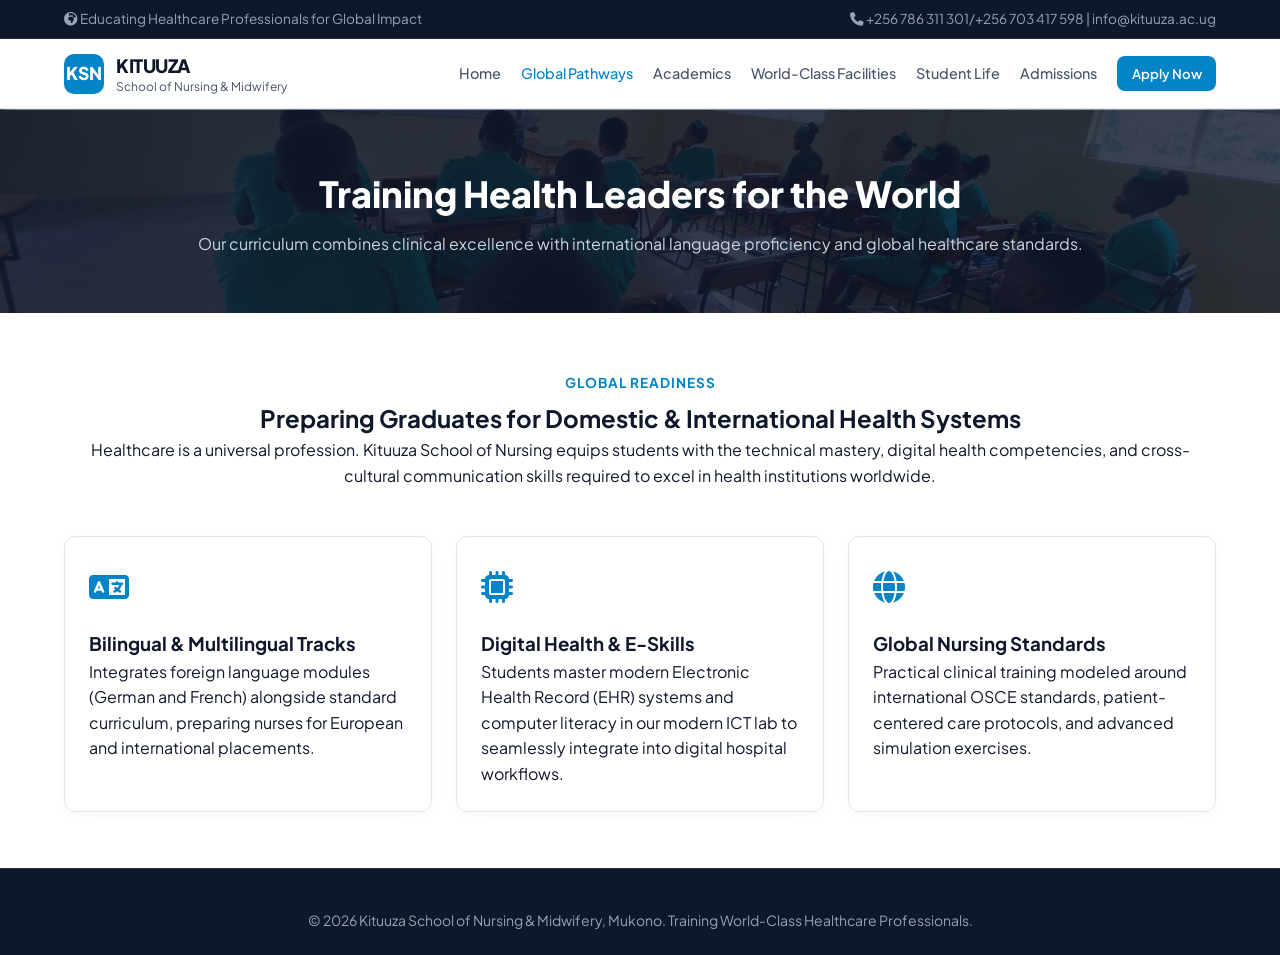
<file: global-standards.html>
<!DOCTYPE html>
<html lang="en">
<head>
    <meta charset="UTF-8">
    <meta name="viewport" content="width=device-width, initial-scale=1.0">
    <title>Global Standards & International Pathways | Kituuza School of Nursing</title>
    <link href="https://fonts.googleapis.com/css2?family=Plus+Jakarta+Sans:wght@300;400;500;600;700;800&display=swap" rel="stylesheet">
    <link rel="stylesheet" href="https://cdnjs.cloudflare.com/ajax/libs/font-awesome/6.4.0/css/all.min.css">
    <link rel="stylesheet" href="css/style.css">
</head>
<body>

    <div class="top-bar">
        <div class="container flex-between">
            <div><i class="fa-solid fa-earth-africa"></i> Educating Healthcare Professionals for Global Impact</div>
            <div><i class="fa-solid fa-phone"></i> +256 786 311 301/+256 703 417 598 | info@kituuza.ac.ug</div>
        </div>
    </div>

    <header class="navbar">
        <div class="container flex-between">
            <a href="index.html" class="brand">
                <div class="brand-logo">KSN</div>
                <div class="brand-text">
                    <span class="title">KITUUZA</span>
                    <span class="subtitle">School of Nursing & Midwifery</span>
                </div>
            </a>

            <!-- ADDED: Mobile Menu Toggle Button -->
            <button class="menu-toggle" id="menuToggle" aria-label="Toggle navigation">
                <i class="fa-solid fa-bars"></i>
            </button>

            <nav class="nav-menu" id="navMenu">
                <a href="index.html" class="nav-link">Home</a>
                <a href="global-standards.html" class="nav-link active">Global Pathways</a>
                <a href="academics.html" class="nav-link">Academics</a>
                <a href="facilities.html" class="nav-link">World-Class Facilities</a>
                <a href="student-life.html" class="nav-link">Student Life</a>
                <a href="admissions.html" class="nav-link">Admissions</a>
                <a href="admissions.html#apply" class="btn btn-primary btn-sm">Apply Now</a>
            </nav>
        </div>
    </header>

    <div class="page-banner">
        <div class="container">
            <h1>Training Health Leaders for the World</h1>
            <p>Our curriculum combines clinical excellence with international language proficiency and global healthcare standards.</p>
        </div>
    </div>

    <section class="section bg-white">
        <div class="container">
            <div class="text-center max-w-3xl" style="margin: 0 auto 3rem;">
                <span class="section-tag">Global Readiness</span>
                <h2>Preparing Graduates for Domestic & International Health Systems</h2>
                <p>Healthcare is a universal profession. Kituuza School of Nursing equips students with the technical mastery, digital health competencies, and cross-cultural communication skills required to excel in health institutions worldwide.</p>
            </div>

            <div class="grid grid-3">
                <div class="card">
                    <div style="font-size: 2rem; color: var(--primary); margin-bottom: 1rem;"><i class="fa-solid fa-language"></i></div>
                    <h3>Bilingual & Multilingual Tracks</h3>
                    <p>Integrates foreign language modules (German and French) alongside standard curriculum, preparing nurses for European and international placements.</p>
                </div>

                <div class="card">
                    <div style="font-size: 2rem; color: var(--primary); margin-bottom: 1rem;"><i class="fa-solid fa-microchip"></i></div>
                    <h3>Digital Health & E-Skills</h3>
                    <p>Students master modern Electronic Health Record (EHR) systems and computer literacy in our modern ICT lab to seamlessly integrate into digital hospital workflows.</p>
                </div>

                <div class="card">
                    <div style="font-size: 2rem; color: var(--primary); margin-bottom: 1rem;"><i class="fa-solid fa-globe"></i></div>
                    <h3>Global Nursing Standards</h3>
                    <p>Practical clinical training modeled around international OSCE standards, patient-centered care protocols, and advanced simulation exercises.</p>
                </div>
            </div>
        </div>
    </section>

    <footer class="footer text-center">
        <div class="container">
            <p>&copy; 2026 Kituuza School of Nursing & Midwifery, Mukono. Training World-Class Healthcare Professionals.</p>
        </div>
    </footer>

    <script src="js/main.js"></script>
    <script>
        // Toggle mobile navigation menu
        const menuToggle = document.getElementById('menuToggle');
        const navMenu = document.getElementById('navMenu');

        if (menuToggle && navMenu) {
            menuToggle.addEventListener('click', () => {
                navMenu.classList.toggle('active');
            });
        }
    </script>
</body>
</html>
</file>
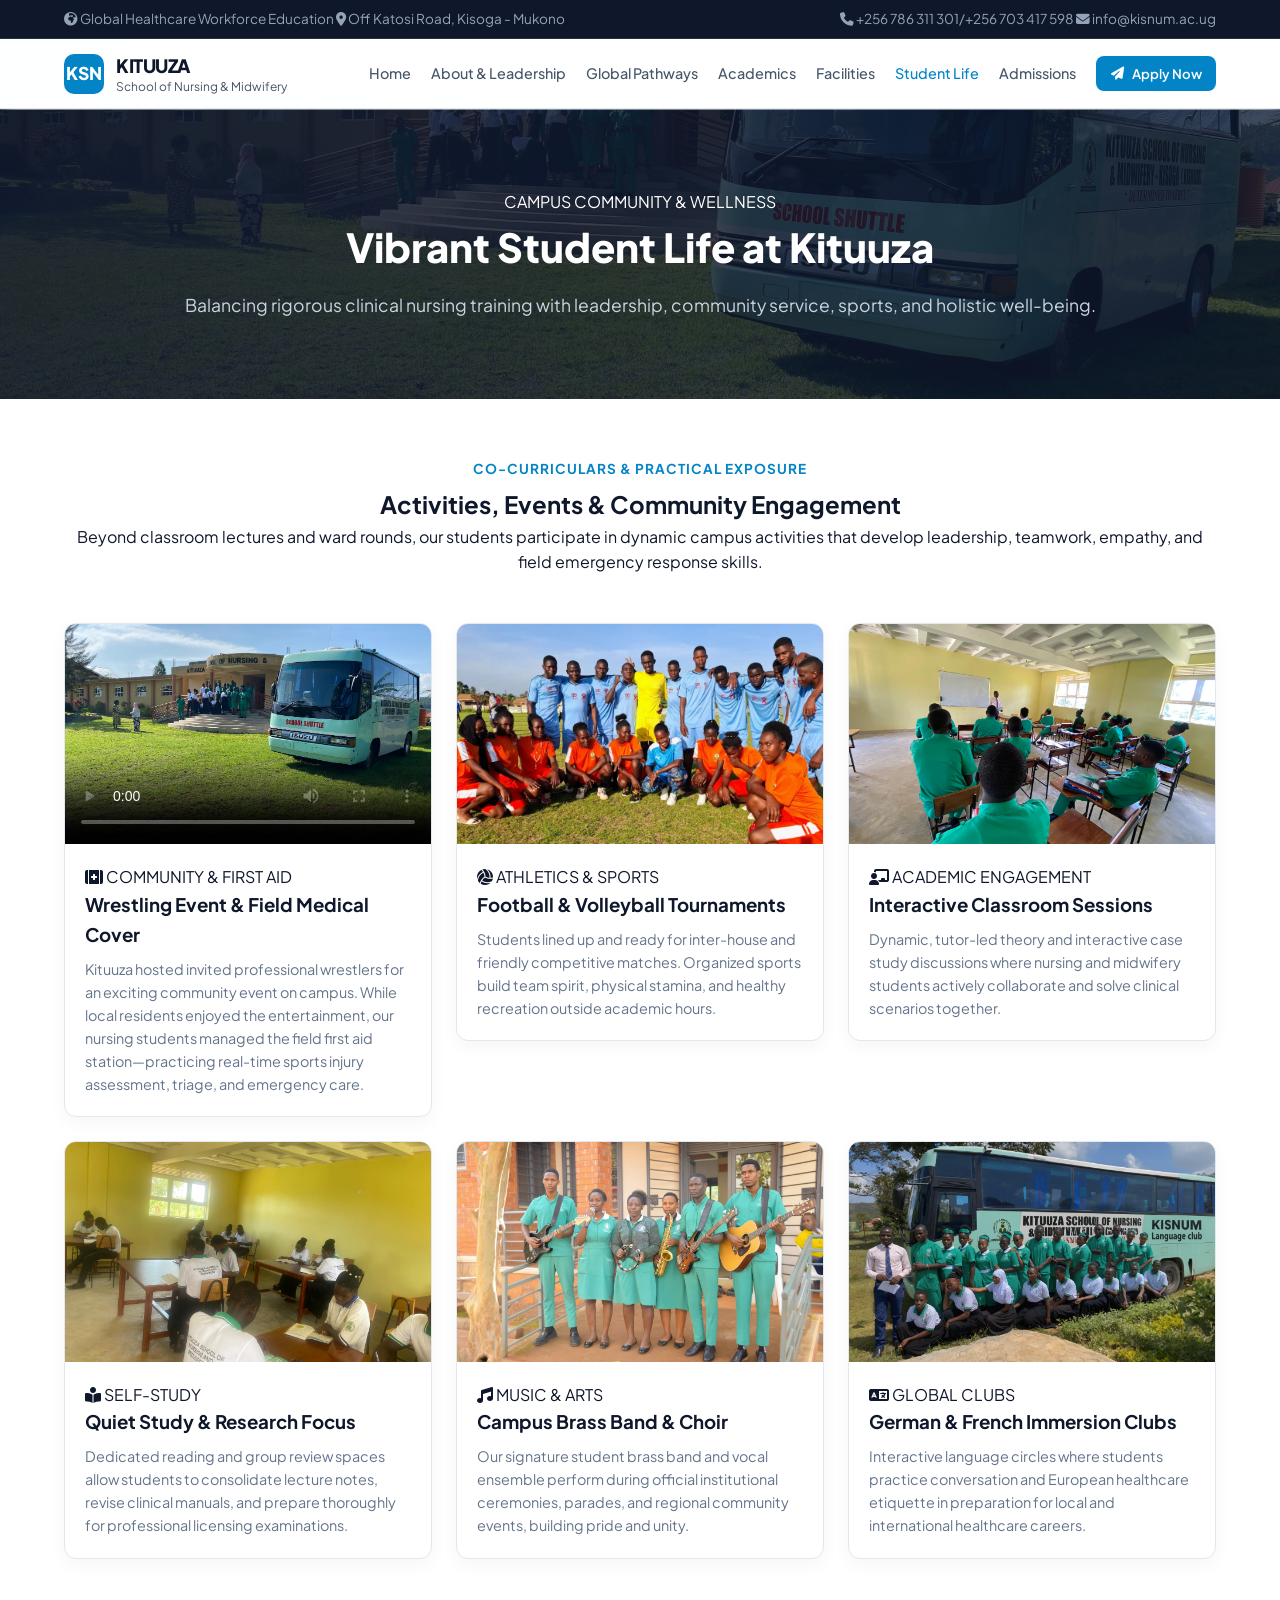
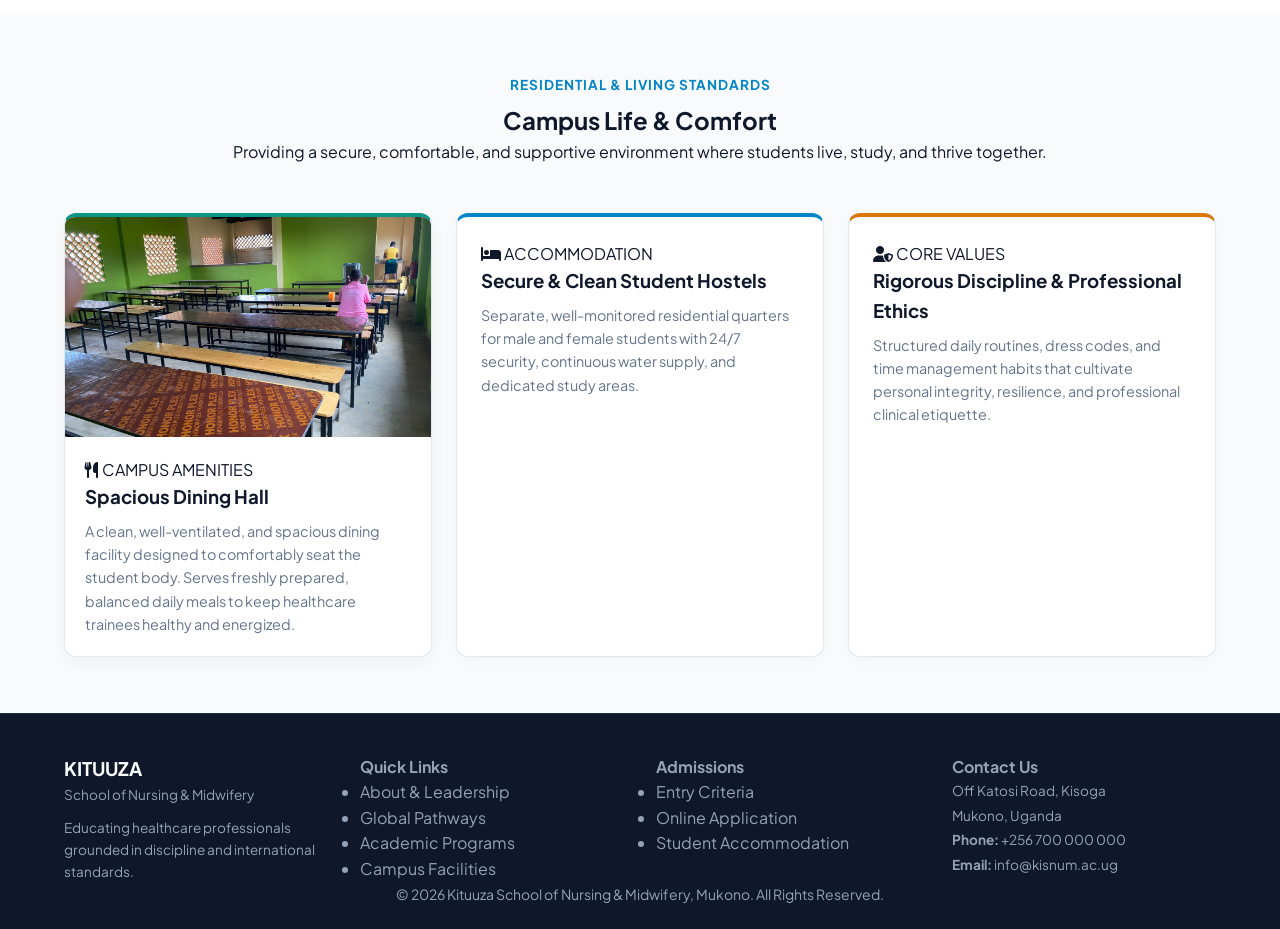
<file: student-life.html>
<!DOCTYPE html>
<html lang="en">
<head>
    <meta charset="UTF-8">
    <meta name="viewport" content="width=device-width, initial-scale=1.0">
    <title>Student Life & Campus Community | Kituuza School of Nursing & Midwifery</title>
    <link href="https://fonts.googleapis.com/css2?family=Plus+Jakarta+Sans:wght@300;400;500;600;700;800&display=swap" rel="stylesheet">
    <link rel="stylesheet" href="https://cdnjs.cloudflare.com/ajax/libs/font-awesome/6.4.0/css/all.min.css">
    <link rel="stylesheet" href="css/style.css">
    <style>
        /* Strict Grid & Card Constraints for Mixed Media */
        .grid-3 {
            display: grid;
            grid-template-columns: repeat(3, minmax(0, 1fr));
            gap: 1.5rem;
            align-items: start;
        }

        .activity-card {
            width: 100%;
            max-width: 100%;
            background: #ffffff;
            border-radius: 12px;
            border: 1px solid #e2e8f0;
            overflow: hidden;
            box-shadow: 0 6px 18px rgba(0, 0, 0, 0.04);
            display: flex;
            flex-direction: column;
            box-sizing: border-box;
        }

        .activity-card img.activity-img,
        .activity-card video.activity-img {
            width: 100% !important;
            max-width: 100% !important;
            height: 220px;
            object-fit: cover;
            display: block;
            flex-shrink: 0;
            border: none;
            outline: none;
        }

        .activity-body {
            padding: 1.25rem;
        }

        .amenities-grid {
            display: grid;
            grid-template-columns: repeat(auto-fit, minmax(280px, 1fr));
            gap: 1.5rem;
        }

        @media (max-width: 900px) {
            .grid-3 {
                grid-template-columns: repeat(auto-fit, minmax(280px, 1fr));
            }
        }
    </style>
</head>
<body>

    <!-- Top Info Bar -->
    <div class="top-bar">
        <div class="container flex-between">
            <div>
                <span><i class="fa-solid fa-earth-africa text-accent"></i> Global Healthcare Workforce Education</span>
                <span><i class="fa-solid fa-location-dot"></i> Off Katosi Road, Kisoga - Mukono</span>
            </div>
            <div>
                <span><i class="fa-solid fa-phone"></i>  +256 786 311 301/+256 703 417 598</span>
                <span><i class="fa-solid fa-envelope"></i> info@kisnum.ac.ug</span>
            </div>
        </div>
    </div>

    <!-- Main Navigation Header -->
    <header class="navbar">
        <div class="container flex-between">
            <a href="index.html" class="brand">
                <div class="brand-logo">KSN</div>
                <div class="brand-text">
                    <span class="title">KITUUZA</span>
                    <span class="subtitle">School of Nursing & Midwifery</span>
                </div>
            </a>
            <nav class="nav-menu">
                <a href="index.html" class="nav-link">Home</a>
                <a href="about.html" class="nav-link">About & Leadership</a>
                <a href="global-standards.html" class="nav-link">Global Pathways</a>
                <a href="academics.html" class="nav-link">Academics</a>
                <a href="facilities.html" class="nav-link">Facilities</a>
                <a href="student-life.html" class="nav-link active">Student Life</a>
                <a href="admissions.html" class="nav-link">Admissions</a>
                <a href="admissions.html#apply" class="btn btn-primary btn-sm"><i class="fa-solid fa-paper-plane"></i> Apply Now</a>
            </nav>
            <button class="menu-toggle" aria-label="Toggle Navigation"><i class="fa-solid fa-bars"></i></button>
        </div>
    </header>

    <!-- Page Title Banner -->
    <section class="page-banner" style="padding: 5rem 0; background: linear-gradient(to right, rgba(15,23,42,0.9), rgba(15,23,42,0.75)), url('images/campus.jpg') center/cover;">
        <div class="container text-center max-w-3xl" style="margin: 0 auto;">
            <span class="badge mb-4">CAMPUS COMMUNITY & WELLNESS</span>
            <h1 style="color: #fff; font-size: 2.5rem;">Vibrant Student Life at Kituuza</h1>
            <p style="color: #cbd5e1; font-size: 1.1rem; margin-top: 0.75rem;">Balancing rigorous clinical nursing training with leadership, community service, sports, and holistic well-being.</p>
        </div>
    </section>

    <!-- Co-Curricular & Events Section -->
    <section class="section bg-white">
        <div class="container">
            <div class="text-center max-w-3xl" style="margin: 0 auto 3rem;">
                <span class="section-tag">Co-Curriculars & Practical Exposure</span>
                <h2>Activities, Events & Community Engagement</h2>
                <p class="section-subtitle">Beyond classroom lectures and ward rounds, our students participate in dynamic campus activities that develop leadership, teamwork, empathy, and field emergency response skills.</p>
            </div>

            <div class="grid-3">

                <!-- Activity 1: Wrestling & Medical Cover Video -->
                <div class="activity-card">
                    <video class="activity-img" controls preload="metadata" poster="images/campus.jpg">
                        <source src="videos/wrestling.mp4" type="video/mp4">
                        Your browser does not support the video tag.
                    </video>
                    <div class="activity-body">
                        <span class="badge mb-2"><i class="fa-solid fa-kit-medical"></i> COMMUNITY & FIRST AID</span>
                        <h3>Wrestling Event & Field Medical Cover</h3>
                        <p style="font-size: 0.9rem; color: #64748b; margin-top: 0.5rem;">
                            Kituuza hosted invited professional wrestlers for an exciting community event on campus. While local residents enjoyed the entertainment, our nursing students managed the field first aid station—practicing real-time sports injury assessment, triage, and emergency care.
                        </p>
                    </div>
                </div>

                <!-- Activity 2: Sports & Tournaments (ball.jpg) -->
                <div class="activity-card">
                    <img src="images/ball.jpg" alt="Student Lineup for Football and Volleyball Matches" class="activity-img">
                    <div class="activity-body">
                        <span class="badge mb-2"><i class="fa-solid fa-volleyball"></i> ATHLETICS & SPORTS</span>
                        <h3>Football & Volleyball Tournaments</h3>
                        <p style="font-size: 0.9rem; color: #64748b; margin-top: 0.5rem;">
                            Students lined up and ready for inter-house and friendly competitive matches. Organized sports build team spirit, physical stamina, and healthy recreation outside academic hours.
                        </p>
                    </div>
                </div>

                <!-- Activity 3: Interactive Classrooms (inclass.jpg) -->
                <div class="activity-card">
                    <img src="images/inclass.jpg" alt="Interactive Classroom Learning" class="activity-img">
                    <div class="activity-body">
                        <span class="badge mb-2"><i class="fa-solid fa-chalkboard-user"></i> ACADEMIC ENGAGEMENT</span>
                        <h3>Interactive Classroom Sessions</h3>
                        <p style="font-size: 0.9rem; color: #64748b; margin-top: 0.5rem;">
                            Dynamic, tutor-led theory and interactive case study discussions where nursing and midwifery students actively collaborate and solve clinical scenarios together.
                        </p>
                    </div>
                </div>

                <!-- Activity 4: Focused Study (reading.jpg) -->
                <div class="activity-card">
                    <img src="images/reading.jpg" alt="Students Reading and Studying" class="activity-img">
                    <div class="activity-body">
                        <span class="badge mb-2"><i class="fa-solid fa-book-open-reader"></i> SELF-STUDY</span>
                        <h3>Quiet Study & Research Focus</h3>
                        <p style="font-size: 0.9rem; color: #64748b; margin-top: 0.5rem;">
                            Dedicated reading and group review spaces allow students to consolidate lecture notes, revise clinical manuals, and prepare thoroughly for professional licensing examinations.
                        </p>
                    </div>
                </div>

                <!-- Activity 5: Campus Brass Band -->
                <div class="activity-card">
                    <img src="images/music.png" alt="Campus Brass Band" class="activity-img">
                    <div class="activity-body">
                        <span class="badge mb-2"><i class="fa-solid fa-music"></i> MUSIC & ARTS</span>
                        <h3>Campus Brass Band & Choir</h3>
                        <p style="font-size: 0.9rem; color: #64748b; margin-top: 0.5rem;">
                            Our signature student brass band and vocal ensemble perform during official institutional ceremonies, parades, and regional community events, building pride and unity.
                        </p>
                    </div>
                </div>

                <!-- Activity 6: Language & Cultural Clubs -->
                <div class="activity-card">
                    <img src="images/language.png" alt="Language Clubs" class="activity-img">
                    <div class="activity-body">
                        <span class="badge mb-2"><i class="fa-solid fa-language"></i> GLOBAL CLUBS</span>
                        <h3>German & French Immersion Clubs</h3>
                        <p style="font-size: 0.9rem; color: #64748b; margin-top: 0.5rem;">
                            Interactive language circles where students practice conversation and European healthcare etiquette in preparation for local and international healthcare careers.
                        </p>
                    </div>
                </div>

            </div>
        </div>
    </section>

    <!-- Residential Life & Campus Amenities -->
    <section class="section bg-slate" style="background: #f8fafc;">
        <div class="container">
            <div class="text-center max-w-3xl" style="margin: 0 auto 3rem;">
                <span class="section-tag">Residential & Living Standards</span>
                <h2>Campus Life & Comfort</h2>
                <p class="section-subtitle">Providing a secure, comfortable, and supportive environment where students live, study, and thrive together.</p>
            </div>

            <div class="amenities-grid">

                <!-- Amenity 1: Spacious Dining Hall with Image (dining.jpg) -->
                <div class="activity-card" style="border-top: 4px solid var(--secondary);">
                    <img src="images/dining.jpg" alt="Spacious Student Dining Hall" class="activity-img">
                    <div class="activity-body">
                        <span class="badge mb-2"><i class="fa-solid fa-utensils"></i> CAMPUS AMENITIES</span>
                        <h3>Spacious Dining Hall</h3>
                        <p style="font-size: 0.9rem; color: #64748b; margin-top: 0.5rem;">
                            A clean, well-ventilated, and spacious dining facility designed to comfortably seat the student body. Serves freshly prepared, balanced daily meals to keep healthcare trainees healthy and energized.
                        </p>
                    </div>
                </div>

                <!-- Amenity 2: Secure Hostels -->
                <div class="card" style="border-top: 4px solid var(--primary);">
                    <span class="badge mb-2"><i class="fa-solid fa-bed"></i> ACCOMMODATION</span>
                    <h3>Secure & Clean Student Hostels</h3>
                    <p style="font-size: 0.9rem; color: #64748b; margin-top: 0.5rem;">
                        Separate, well-monitored residential quarters for male and female students with 24/7 security, continuous water supply, and dedicated study areas.
                    </p>
                </div>

                <!-- Amenity 3: Professional Ethics & Discipline -->
                <div class="card" style="border-top: 4px solid var(--accent-gold, #d97706);">
                    <span class="badge mb-2"><i class="fa-solid fa-user-shield"></i> CORE VALUES</span>
                    <h3>Rigorous Discipline & Professional Ethics</h3>
                    <p style="font-size: 0.9rem; color: #64748b; margin-top: 0.5rem;">
                        Structured daily routines, dress codes, and time management habits that cultivate personal integrity, resilience, and professional clinical etiquette.
                    </p>
                </div>

            </div>
        </div>
    </section>

    <!-- Footer -->
    <footer class="footer">
        <div class="container">
            <div class="grid grid-4" style="gap: 2rem;">
                <div>
                    <h3 style="color: #fff;">KITUUZA</h3>
                    <p style="font-size: 0.85rem; color: #94a3b8;">School of Nursing & Midwifery</p>
                    <p style="font-size: 0.85rem; margin-top: 0.75rem; color: #94a3b8;">Educating healthcare professionals grounded in discipline and international standards.</p>
                </div>
                <div>
                    <h4>Quick Links</h4>
                    <ul class="footer-links">
                        <li><a href="about.html">About & Leadership</a></li>
                        <li><a href="global-standards.html">Global Pathways</a></li>
                        <li><a href="academics.html">Academic Programs</a></li>
                        <li><a href="facilities.html">Campus Facilities</a></li>
                    </ul>
                </div>
                <div>
                    <h4>Admissions</h4>
                    <ul class="footer-links">
                        <li><a href="admissions.html">Entry Criteria</a></li>
                        <li><a href="admissions.html#apply">Online Application</a></li>
                        <li><a href="student-life.html">Student Accommodation</a></li>
                    </ul>
                </div>
                <div>
                    <h4>Contact Us</h4>
                    <p style="font-size: 0.85rem; line-height: 1.8; color: #94a3b8;">
                        Off Katosi Road, Kisoga<br>
                        Mukono, Uganda<br>
                        <strong>Phone:</strong> +256 700 000 000<br>
                        <strong>Email:</strong> info@kisnum.ac.ug
                    </p>
                </div>
            </div>
            <div class="text-center copyright">
                <p>&copy; 2026 Kituuza School of Nursing & Midwifery, Mukono. All Rights Reserved.</p>
            </div>
        </div>
    </footer>

    <script src="js/main.js"></script>
</body>
</html>
</file>
<file: css/style.css>
/* ==========================================================================
   Kituuza School of Nursing & Midwifery - Primary Stylesheet
   ========================================================================== */

/* --- 1. Global CSS Variables --- */
:root {
    --primary: #0284c7;
    --primary-hover: #0369a1;
    --secondary: #0d9488;
    --secondary-hover: #0f766e;
    --dark: #0f172a;
    --slate: #475569;
    --light-bg: #f8fafc;           /* Primary light section background */
    --alt-bg: #f1f5f9;             /* Secondary alternating background */
    --accent: #f59e0b;
    --white: #ffffff;
    --border: #e2e8f0;
    --radius: 12px;
    --transition: all 0.3s cubic-bezier(0.4, 0, 0.2, 1);
    --shadow-sm: 0 4px 15px rgba(0, 0, 0, 0.03);
    --shadow-md: 0 10px 25px rgba(0, 0, 0, 0.08);
    --shadow-lg: 0 20px 40px rgba(0, 0, 0, 0.12);
    --accent-glow: rgba(2, 132, 199, 0.05);
}

/* --- 2. Base & Reset --- */
* {
    margin: 0;
    padding: 0;
    box-sizing: border-box;
}

html {
    scroll-behavior: smooth;
}

body {
    font-family: 'Plus Jakarta Sans', sans-serif;
    color: var(--dark);
    background-color: var(--light-bg);
    /* Soft ambient background gradient across the page */
    background-image: 
        radial-gradient(at 0% 0%, var(--accent-glow) 0px, transparent 50%),
        radial-gradient(at 100% 100%, var(--accent-glow) 0px, transparent 50%);
    background-attachment: fixed;
    line-height: 1.6;
    -webkit-font-smoothing: antialiased;
}

img {
    max-width: 100%;
    height: auto;
    display: block;
}

a {
    text-decoration: none;
    color: inherit;
}

/* --- 3. Compact Layout Utilities --- */
.container {
    width: 90%;
    max-width: 1200px;
    margin: 0 auto;
}

.flex-between {
    display: flex;
    justify-content: space-between;
    align-items: center;
}

.grid {
    display: grid;
}

.grid-2 { grid-template-columns: repeat(auto-fit, minmax(320px, 1fr)); gap: 1.5rem; }
.grid-3 { grid-template-columns: repeat(auto-fit, minmax(280px, 1fr)); gap: 1.5rem; }
.grid-4 { grid-template-columns: repeat(auto-fit, minmax(220px, 1fr)); gap: 1.5rem; }

.gap-8 { gap: 1.5rem; }
.mt-6 { margin-top: 1rem; }
.mb-4 { margin-bottom: 1rem; }
.mb-5 { margin-bottom: 1rem; }
.w-full { width: 100%; justify-content: center; }

/* Vertical Section Padding & Alternating Rhythm */
.section { padding: 3.5rem 0; }
.bg-light { background-color: var(--light-bg); }
.bg-white { background-color: var(--white); }
.section-alt-bg {
    background: linear-gradient(180deg, var(--light-bg) 0%, var(--alt-bg) 100%);
}

.text-center { text-align: center; }

/* Section Header & Tag Typography */
.section-tag {
    color: var(--primary);
    font-weight: 700;
    text-transform: uppercase;
    font-size: 0.85rem;
    letter-spacing: 1px;
    display: inline-block;
    margin-bottom: 0.35rem;
}

.section-header h2 {
    font-size: 2rem;
    font-weight: 800;
    margin: 0.25rem 0 0.5rem;
    color: var(--dark);
}

.section-header p {
    color: var(--slate);
    max-width: 600px;
    margin: 0 auto;
}

/* --- 4. Cards & General Containers --- */
.card {
    background: var(--white);
    border: 1px solid var(--border);
    border-radius: var(--radius);
    padding: 1.5rem;
    box-shadow: var(--shadow-sm);
    transition: var(--transition);
}

.card:hover {
    transform: translateY(-4px);
    box-shadow: var(--shadow-md);
    border-color: rgba(2, 132, 199, 0.3);
}

.card h4 {
    font-size: 1.05rem;
    font-weight: 700;
    color: var(--dark);
    margin-bottom: 0.5rem;
}

.card ul {
    list-style-type: square;
    color: var(--slate);
    font-size: 0.925rem;
    line-height: 1.6;
}

/* --- 5. Form Elements --- */
.form-group {
    margin-bottom: 1.15rem;
    display: flex;
    flex-direction: column;
}

.form-group label {
    font-size: 0.875rem;
    font-weight: 700;
    color: var(--dark);
    margin-bottom: 0.35rem;
}

.form-group input,
.form-group select,
.form-group textarea {
    width: 100%;
    padding: 0.75rem 1rem;
    font-family: inherit;
    font-size: 0.9rem;
    color: var(--dark);
    background-color: var(--light-bg);
    border: 1px solid var(--border);
    border-radius: 8px;
    outline: none;
    transition: var(--transition);
}

.form-group input:focus,
.form-group select:focus,
.form-group textarea:focus {
    border-color: var(--primary);
    background-color: var(--white);
    box-shadow: 0 0 0 3px rgba(2, 132, 199, 0.15);
}

/* --- 6. Top Info Bar & Navigation --- */
.top-bar {
    background: var(--dark);
    color: #94a3b8;
    font-size: 0.85rem;
    padding: 0.5rem 0;
    border-bottom: 1px solid rgba(255, 255, 255, 0.1);
}

.top-bar a {
    color: #cbd5e1;
    margin-left: 1rem;
    transition: var(--transition);
}

.top-bar a:hover { color: var(--primary); }

.navbar {
    position: sticky;
    top: 0;
    background: rgba(255, 255, 255, 0.95);
    backdrop-filter: blur(10px);
    z-index: 1000;
    padding: 0.75rem 0;
    border-bottom: 1px solid var(--border);
    transition: var(--transition);
}

.brand {
    display: flex;
    align-items: center;
    gap: 0.75rem;
}

.brand-logo {
    width: 40px;
    height: 40px;
    background: var(--primary);
    color: var(--white);
    font-size: 1.1rem;
    font-weight: 800;
    display: flex;
    align-items: center;
    justify-content: center;
    border-radius: 10px;
}

.brand-text .title {
    display: block;
    font-weight: 800;
    font-size: 1.15rem;
    color: var(--dark);
    letter-spacing: -0.5px;
}

.brand-text .subtitle {
    display: block;
    font-size: 0.75rem;
    color: var(--slate);
    margin-top: -3px;
}

.nav-menu {
    display: flex;
    align-items: center;
    gap: 1.25rem;
}

.nav-link {
    color: var(--slate);
    font-weight: 500;
    font-size: 0.9rem;
    transition: var(--transition);
}

.nav-link:hover, .nav-link.active {
    color: var(--primary);
}

.menu-toggle {
    display: none;
    background: none;
    border: none;
    font-size: 1.5rem;
    color: var(--dark);
    cursor: pointer;
}

/* --- 7. Inner Page Banner --- */
.page-banner {
    background: linear-gradient(135deg, rgba(15, 23, 42, 0.9) 0%, rgba(15, 23, 42, 0.8) 100%), url('../images/inclass.jpg') center/cover no-repeat;
    padding: 3.5rem 0;
    color: var(--white);
    text-align: center;
}

.page-banner h1 {
    font-size: 2.25rem;
    font-weight: 800;
    margin-bottom: 0.5rem;
}

.page-banner p {
    font-size: 1rem;
    color: #cbd5e1;
}

/* --- 8. Buttons & Badges --- */
.btn {
    display: inline-flex;
    align-items: center;
    gap: 0.5rem;
    padding: 0.65rem 1.25rem;
    border-radius: 8px;
    font-weight: 600;
    font-size: 0.9rem;
    transition: var(--transition);
    cursor: pointer;
    border: none;
}

.btn-primary { background: var(--primary); color: var(--white); }
.btn-primary:hover { background: var(--primary-hover); transform: translateY(-2px); }

.btn-teal { background: var(--secondary); color: var(--white); }
.btn-teal:hover { background: var(--secondary-hover); transform: translateY(-2px); }

.btn-accent { background: var(--accent); color: var(--dark); }
.btn-accent:hover { background: #d97706; color: var(--white); transform: translateY(-2px); }

.btn-outline-primary { border: 2px solid var(--primary); color: var(--primary); background: transparent; }
.btn-outline-primary:hover { background: var(--primary); color: var(--white); }

.btn-outline-light { border: 2px solid var(--white); color: var(--white); background: transparent; }
.btn-outline-light:hover { background: var(--white); color: var(--dark); }

.btn-sm { padding: 0.45rem 0.9rem; font-size: 0.825rem; }
.btn-lg { padding: 0.85rem 1.75rem; font-size: 1rem; }

.btn-link {
    color: var(--primary);
    font-weight: 700;
    font-size: 0.9rem;
    display: inline-flex;
    align-items: center;
    gap: 0.35rem;
    transition: var(--transition);
}

.btn-link:hover { gap: 0.6rem; }

/* --- 9. Hero Section Layout Options --- */
.hero-vibrant-bg {
    padding: 12rem 0 3.5rem;
    background: url('../images/admin.jpg') center/cover no-repeat;
    position: relative;
    min-height: 82vh;
    display: flex;
    align-items: flex-end;
}

.hero-split-grid {
    display: grid;
    grid-template-columns: 1fr 1fr;
    gap: 1.5rem;
    align-items: stretch;
    max-width: 1100px;
    margin: 0 auto;
    width: 100%;
}

.hero-glass-card-split {
    background: rgba(15, 23, 42, 0.75);
    backdrop-filter: blur(12px);
    -webkit-backdrop-filter: blur(12px);
    padding: 1.75rem 2rem;
    border-radius: 16px;
    border: 1px solid rgba(255, 255, 255, 0.2);
    box-shadow: 0 15px 35px rgba(0, 0, 0, 0.35);
    display: flex;
    flex-direction: column;
    justify-content: center;
}

.hero-section {
    position: relative;
    background: linear-gradient(135deg, rgba(15, 23, 42, 0.92) 0%, rgba(15, 23, 42, 0.8) 100%), url('../images/inclass.jpg') center/cover no-repeat;
    padding: 4.5rem 0 8.5rem;
    color: var(--white);
    text-align: center;
}

.hero-overlay {
    position: absolute;
    inset: 0;
}

.hero-container {
    position: relative;
    z-index: 2;
}

.hero-content {
    max-width: 800px;
    margin: 0 auto 3rem;
}

.badge-hero {
    background: rgba(2, 132, 199, 0.2);
    border: 1px solid rgba(2, 132, 199, 0.4);
    color: #38bdf8;
    padding: 0.35rem 0.9rem;
    border-radius: 50px;
    font-size: 0.8rem;
    font-weight: 700;
    display: inline-block;
    margin-bottom: 1rem;
    letter-spacing: 0.5px;
}

.hero-title {
    font-size: 2.8rem;
    font-weight: 800;
    line-height: 1.2;
    letter-spacing: -0.5px;
    margin-bottom: 1rem;
}

.hero-description {
    font-size: 1.05rem;
    color: #cbd5e1;
    margin-bottom: 1.75rem;
    line-height: 1.6;
}

.hero-actions {
    display: flex;
    justify-content: center;
    gap: 1rem;
    flex-wrap: wrap;
}

/* Floating Hero Cards Grid */
.hero-cards-grid {
    display: grid;
    grid-template-columns: repeat(auto-fit, minmax(220px, 1fr));
    gap: 1rem;
    margin-bottom: -11rem;
}

.hero-card {
    background: var(--white);
    color: var(--dark);
    padding: 1.25rem;
    border-radius: var(--radius);
    box-shadow: var(--shadow-md);
    border: 1px solid var(--border);
    transition: var(--transition);
    text-align: left;
}

.hero-card:hover {
    transform: translateY(-5px);
    box-shadow: var(--shadow-lg);
}

.card-icon {
    width: 40px;
    height: 40px;
    background: #e0f2fe;
    color: var(--primary);
    border-radius: 8px;
    display: flex;
    align-items: center;
    justify-content: center;
    font-size: 1.15rem;
    margin-bottom: 0.75rem;
}

.hero-card h3 { font-size: 1rem; margin-bottom: 0.25rem; font-weight: 700; }
.hero-card p { font-size: 0.85rem; color: var(--slate); line-height: 1.4; }

/* --- 10. Compact Image Marquee Gallery Section --- */
.marquee-section {
    background: var(--alt-bg);
    border-top: 1px solid var(--border);
    border-bottom: 1px solid var(--border);
    padding: 3rem 0;
    overflow: hidden;
}

.marquee-header {
    margin-bottom: 1.25rem;
}

.marquee-wrapper {
    width: 100%;
    overflow: hidden;
    position: relative;
}

.marquee-wrapper::before,
.marquee-wrapper::after {
    content: '';
    position: absolute;
    top: 0;
    width: 100px;
    height: 100%;
    z-index: 2;
    pointer-events: none;
}

.marquee-wrapper::before {
    left: 0;
    background: linear-gradient(to right, var(--alt-bg) 0%, transparent 100%);
}

.marquee-wrapper::after {
    right: 0;
    background: linear-gradient(to left, var(--alt-bg) 0%, transparent 100%);
}

.marquee-track {
    display: flex;
    gap: 1.25rem;
    width: max-content;
    animation: marqueeScroll 28s linear infinite;
}

.marquee-track:hover {
    animation-play-state: paused;
}

.marquee-item {
    position: relative;
    width: 260px;
    height: 175px;
    flex-shrink: 0;
    border-radius: var(--radius);
    overflow: hidden;
    border: 1px solid var(--border);
    box-shadow: var(--shadow-sm);
}

.marquee-item img {
    width: 100%;
    height: 100%;
    object-fit: cover;
    transition: transform 0.4s ease;
}

.marquee-item:hover img {
    transform: scale(1.08);
}

.marquee-caption {
    position: absolute;
    bottom: 0;
    left: 0;
    right: 0;
    background: linear-gradient(to top, rgba(15, 23, 42, 0.95), transparent);
    color: var(--white);
    padding: 1rem 0.85rem 0.5rem;
    font-size: 0.825rem;
    font-weight: 700;
    text-align: center;
    letter-spacing: 0.5px;
}

@keyframes marqueeScroll {
    0% { transform: translateX(0); }
    100% { transform: translateX(-50%); }
}

/* --- 11. Director's Message Section (Dark Navy Contrast Accent) --- */
.directors-section {
    padding: 4.5rem 0;
    background: var(--dark) !important;
    color: var(--white);
}

.directors-section .section-tag {
    color: #38bdf8;
}

.directors-section h2 {
    color: var(--white) !important;
}

.align-center {
    align-items: center;
}

.director-img-container {
    position: relative;
}

.img-backdrop {
    position: absolute;
    inset: -12px 12px 12px -12px;
    background: rgba(2, 132, 199, 0.3);
    border-radius: var(--radius);
    z-index: 1;
}

.director-img {
    position: relative;
    z-index: 2;
    width: 100%;
    height: 380px;
    object-fit: cover;
    border-radius: var(--radius);
    box-shadow: var(--shadow-md);
}

.director-badge {
    position: absolute;
    bottom: -15px;
    right: 15px;
    z-index: 3;
    background: var(--primary);
    color: var(--white);
    padding: 0.6rem 1.25rem;
    border-radius: 50px;
    display: flex;
    align-items: center;
    gap: 0.6rem;
    box-shadow: 0 8px 20px rgba(2, 132, 199, 0.3);
    font-weight: 600;
    font-size: 0.85rem;
}

.lead-quote {
    font-size: 1.05rem;
    font-weight: 600;
    color: #38bdf8;
    line-height: 1.5;
    margin: 0.75rem 0;
    border-left: 4px solid var(--primary);
    padding-left: 0.85rem;
}

.director-text p {
    color: #cbd5e1;
    margin-bottom: 0.75rem;
    font-size: 0.925rem;
}

.director-signature {
    display: flex;
    justify-content: space-between;
    align-items: center;
    margin-top: 1.5rem;
    padding-top: 1rem;
    border-top: 1px solid rgba(255, 255, 255, 0.15);
}

.sig-details h4 {
    font-size: 1rem;
    font-weight: 700;
    color: var(--white);
}

.sig-details p {
    font-size: 0.825rem;
    color: #94a3b8;
}

/* --- 12. Footer --- */
.footer {
    background: var(--dark);
    color: #94a3b8;
    padding: 2.5rem 0 1.5rem;
    border-top: 1px solid rgba(255, 255, 255, 0.1);
}

.footer p {
    font-size: 0.875rem;
}

/* --- 13. Advanced Component & Layout Enhancements --- */
/* 3-Column Hero Layout */
.hero-three-column {
    padding: 5rem 0;
}
.hero-container-3col {
    max-width: 1280px;
    margin: 0 auto;
    padding: 0 1.5rem;
}

/* Video Spotlight Card */
.featured-video-card {
    background: #ffffff;
    border-radius: 12px;
    overflow: hidden;
    box-shadow: var(--shadow-md);
    border: 1px solid var(--border);
}
.video-thumbnail-wrap {
    position: relative;
    width: 100%;
    height: 220px;
    overflow: hidden;
}
.hero-video-thumb {
    width: 100%;
    height: 100%;
    object-fit: cover;
}
.video-play-overlay {
    position: absolute;
    inset: 0;
    background: rgba(0,0,0,0.3);
    display: flex;
    align-items: center;
    justify-content: center;
}
.play-btn-pulse {
    width: 55px;
    height: 55px;
    background: #0284c7;
    color: #fff;
    border-radius: 50%;
    display: flex;
    align-items: center;
    justify-content: center;
    font-size: 1.2rem;
    box-shadow: 0 0 0 0 rgba(2, 132, 199, 0.7);
    animation: pulse 1.8s infinite;
}
@keyframes pulse {
    0% { box-shadow: 0 0 0 0 rgba(2, 132, 199, 0.7); }
    70% { box-shadow: 0 0 0 12px rgba(2, 132, 199, 0); }
    100% { box-shadow: 0 0 0 0 rgba(2, 132, 199, 0); }
}
.video-badge {
    position: absolute;
    top: 10px;
    left: 10px;
    background: rgba(15, 23, 42, 0.85);
    color: #fff;
    font-size: 0.75rem;
    padding: 0.25rem 0.6rem;
    border-radius: 4px;
}
.video-card-caption {
    padding: 1rem;
}
.video-card-caption h4 {
    margin: 0 0 0.3rem 0;
    font-size: 1rem;
    color: #0f172a;
}
.video-card-caption p {
    margin: 0;
    font-size: 0.85rem;
    color: #64748b;
}

/* Hero Mini Highlight Cards */
.hero-mini-card {
    display: flex;
    gap: 0.75rem;
    background: rgba(255, 255, 255, 0.95);
    padding: 0.75rem;
    border-radius: 8px;
    box-shadow: var(--shadow-sm);
    border: 1px solid var(--border);
}
.mini-card-media {
    width: 80px;
    height: 70px;
    flex-shrink: 0;
    border-radius: 6px;
    overflow: hidden;
}
.mini-card-media img {
    width: 100%;
    height: 100%;
    object-fit: cover;
}
.mini-card-info h5 {
    margin: 0.2rem 0;
    font-size: 0.9rem;
    color: #0f172a;
}
.mini-card-info p {
    margin: 0;
    font-size: 0.75rem;
    color: #64748b;
    line-height: 1.2;
}
.tag-teal {
    font-size: 0.7rem;
    color: #0d9488;
    font-weight: 600;
}
.tag-gold {
    font-size: 0.7rem;
    color: #d97706;
    font-weight: 600;
}

/* Media Showcase Cards */
.media-feature-card {
    background: #fff;
    border-radius: 10px;
    overflow: hidden;
    border: 1px solid var(--border);
    box-shadow: var(--shadow-sm);
    transition: var(--transition);
}

.media-feature-card:hover {
    transform: translateY(-4px);
    box-shadow: var(--shadow-md);
}

.card-media-wrap {
    position: relative;
    height: 200px;
}
.card-media-wrap img {
    width: 100%;
    height: 100%;
    object-fit: cover;
}
.media-type-badge {
    position: absolute;
    bottom: 10px;
    left: 10px;
    background: #0284c7;
    color: #fff;
    font-size: 0.75rem;
    padding: 0.2rem 0.6rem;
    border-radius: 4px;
}
.media-type-badge.badge-teal { background: #0d9488; }
.media-type-badge.badge-gold { background: #d97706; }

/* Zero Gaps Between Sections Utility */
.section-no-gap, 
.hero-no-gap {
    padding-top: 2rem !important;
    padding-bottom: 2rem !important;
    margin-top: 0 !important;
    margin-bottom: 0 !important;
}

/* Centering Utilities */
.justify-center {
    justify-content: center !important;
}
.mx-auto {
    margin-left: auto !important;
    margin-right: auto !important;
    display: inline-flex !important;
}

/* Side Gallery Image Cards in Hero */
.hero-img-card {
    position: relative;
    border-radius: 8px;
    overflow: hidden;
    height: 140px;
    box-shadow: var(--shadow-md);
}
.hero-img-card img {
    width: 100%;
    height: 100%;
    object-fit: cover;
}
.img-tag {
    position: absolute;
    bottom: 8px;
    left: 8px;
    background: rgba(15, 23, 42, 0.85);
    color: #ffffff;
    font-size: 0.7rem;
    padding: 0.2rem 0.5rem;
    border-radius: 4px;
}
.tag-teal { background: rgba(13, 148, 136, 0.9); }
.tag-amber { background: rgba(217, 119, 6, 0.9); }
.tag-blue { background: rgba(2, 132, 199, 0.9); }

/* Hero Card Layout Styling */
.hero-card-layout {
    padding: 3rem 0;
}

.hero-content-center {
    max-width: 800px;
    margin: 0 auto;
}

.hero-feature-card {
    background: #ffffff;
    border-radius: 12px;
    border: 1px solid var(--border);
    overflow: hidden;
    box-shadow: var(--shadow-sm);
    transition: transform 0.3s ease, box-shadow 0.3s ease;
}

.hero-feature-card:hover {
    transform: translateY(-5px);
    box-shadow: var(--shadow-md);
}

.hero-card-img {
    position: relative;
    height: 170px;
    width: 100%;
    overflow: hidden;
}

.hero-card-img img {
    width: 100%;
    height: 100%;
    object-fit: cover;
    transition: transform 0.4s ease;
}

.hero-feature-card:hover .hero-card-img img {
    transform: scale(1.05);
}

.hero-card-badge {
    position: absolute;
    top: 10px;
    left: 10px;
    background: rgba(15, 23, 42, 0.88);
    color: #ffffff;
    font-size: 0.72rem;
    font-weight: 600;
    padding: 0.25rem 0.55rem;
    border-radius: 4px;
}

.hero-card-badge.badge-teal { background: rgba(13, 148, 136, 0.92); }
.hero-card-badge.badge-amber { background: rgba(217, 119, 6, 0.92); }
.hero-card-badge.badge-blue { background: rgba(2, 132, 199, 0.92); }

.hero-card-body {
    padding: 1rem;
    text-align: left;
}

.hero-card-body h3 {
    font-size: 0.95rem;
    font-weight: 700;
    color: #0f172a;
    margin: 0 0 0.35rem 0;
}

.hero-card-body p {
    font-size: 0.8rem;
    color: #64748b;
    margin: 0;
    line-height: 1.35;
}

/* Program Preview Card Fixes */
.program-preview-card {
    display: flex;
    flex-direction: column;
    height: 100%;
    background: var(--white);
    border: 1px solid var(--border);
    border-radius: var(--radius);
    overflow: hidden;
    box-shadow: var(--shadow-sm);
    transition: var(--transition);
}

.program-preview-card:hover {
    transform: translateY(-5px);
    box-shadow: var(--shadow-md);
}

.program-preview-card .card-image-wrap {
    height: 220px;
    width: 100%;
    overflow: hidden;
    position: relative;
}

.program-preview-card .card-image-wrap img {
    width: 100%;
    height: 100%;
    object-fit: cover;
    object-position: center;
}

.program-preview-card .card-body {
    display: flex;
    flex-direction: column;
    flex: 1;
}

.program-preview-card .program-highlights {
    flex: 1;
}

.program-preview-card .card-footer {
    margin-top: auto;
}

/* --- 14. Responsive Breakpoints --- */
@media (max-width: 992px) {
    .menu-toggle { display: block; }

    .nav-menu {
        position: absolute;
        top: 100%;
        left: 0;
        right: 0;
        background: var(--white);
        flex-direction: column;
        padding: 1.5rem;
        box-shadow: 0 10px 20px rgba(0,0,0,0.1);
        display: none;
    }

    .nav-menu.active { display: flex; }

    .hero-title { font-size: 2.2rem; }

    .hero-cards-grid {
        grid-template-columns: repeat(auto-fit, minmax(200px, 1fr));
        margin-bottom: 0;
    }

    .marquee-section { padding-top: 2.5rem; }

    .director-signature {
        flex-direction: column;
        align-items: flex-start;
        gap: 0.75rem;
    }

    .img-backdrop { display: none; }
}

@media (max-width: 868px) {
    .hero-vibrant-bg {
        padding: 6rem 0 2rem;
    }
    .hero-split-grid {
        grid-template-columns: 1fr;
    }
    .hero-glass-card-split {
        padding: 1.25rem 1.5rem;
    }
}

@media (max-width: 576px) {
    .top-bar .desktop-only { display: none; }
    .hero-title { font-size: 1.85rem; }
    .hero-actions { flex-direction: column; }
    .hero-actions .btn { width: 100%; justify-content: center; }
}
</file>
